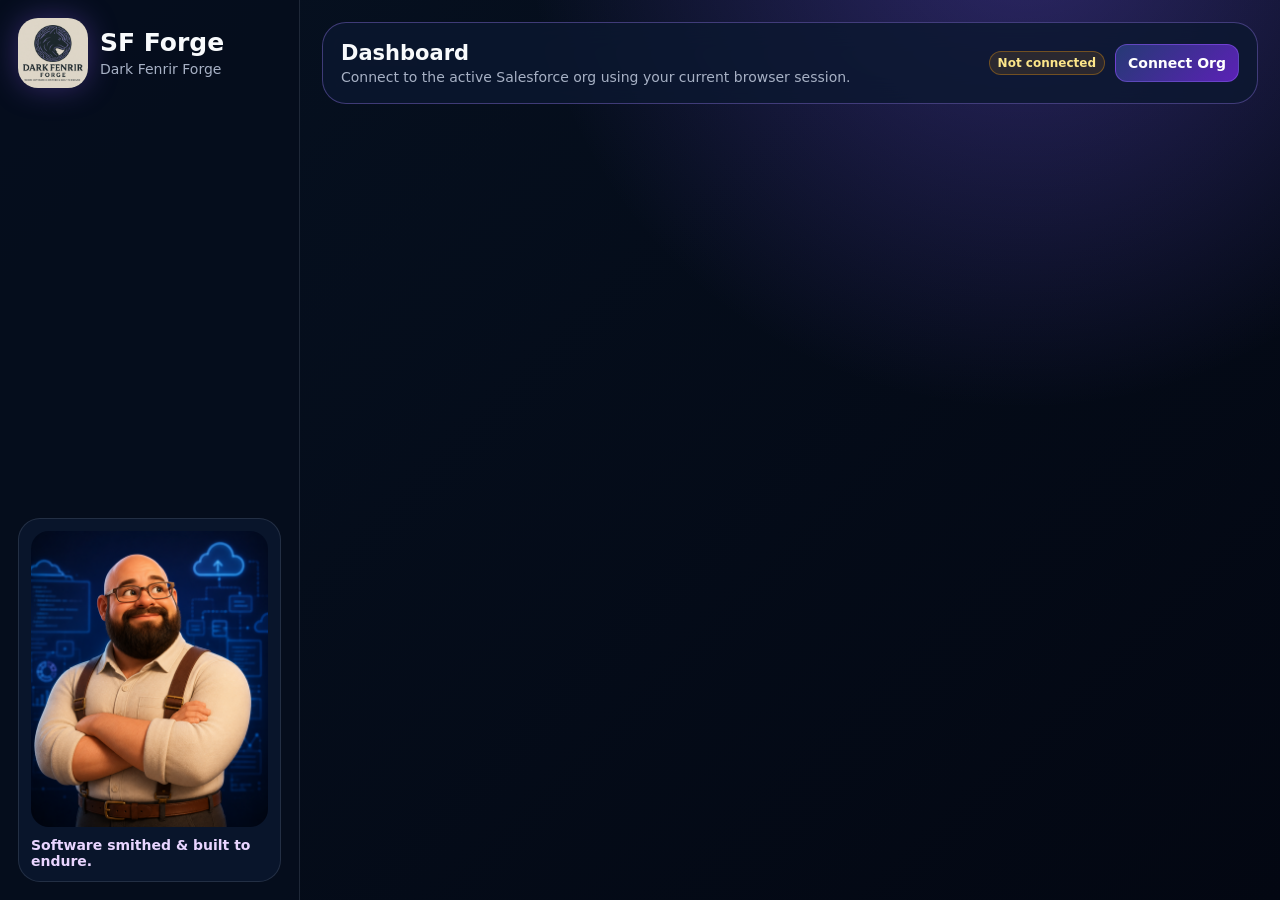
<file: src/app/index.html>
<!doctype html><html lang="en"><head><meta charset="utf-8"><meta name="viewport" content="width=device-width,initial-scale=1"><title>SF Forge</title><link rel="stylesheet" href="app.css"></head><body>
<div class="shell">
  <aside class="sidebar">
    <div class="brand"><img src="../../assets/brand/dark-fenrir-forge-logo.png" alt="Dark Fenrir Forge"><div><h1>SF Forge</h1><p>Dark Fenrir Forge</p><p id="sfForgeVersion" style="margin:2px 0 0;font-size:11px;color:var(--purple2);font-weight:600;letter-spacing:.03em"></p></div></div>
    <nav id="nav"></nav>
    <div class="character"><img src="../../assets/brand/founder-character.png" alt="Forge guide"><span>Software smithed & built to endure.</span></div>
  </aside>
  <main class="main">
    <header class="topbar"><div><h2 id="pageTitle">Dashboard</h2><p id="pageHelp">Connect to the active Salesforce org using your current browser session.</p></div><div class="actions"><span id="orgBadge" class="badge warn">Not connected</span><button id="connectBtn" title="Detect your active Salesforce tab and session cookie">Connect Org</button></div></header>
    <div id="updateBanner" role="alert" aria-live="polite"><span class="update-icon" aria-hidden="true">&#x2B06;</span><div class="update-msg"><span id="updateBannerText"><b>SF Forge update available</b></span><div class="update-notes" id="updateBannerNotes"></div></div><div class="banner-actions"><button id="updateDownloadBtn">Download update</button><button class="secondary" id="updateReleaseBtn">View release</button><span class="update-progress" id="updateProgress" style="display:none">Downloading…</span></div><button class="btn-dismiss" id="updateDismissBtn" title="Dismiss until next update" aria-label="Dismiss update banner">&#x00D7;</button></div>
    <section id="view"></section>
  </main>
</div>
<div id="toast" role="status"></div>
<script type="module" src="app.js"></script>
</body></html>
</file>
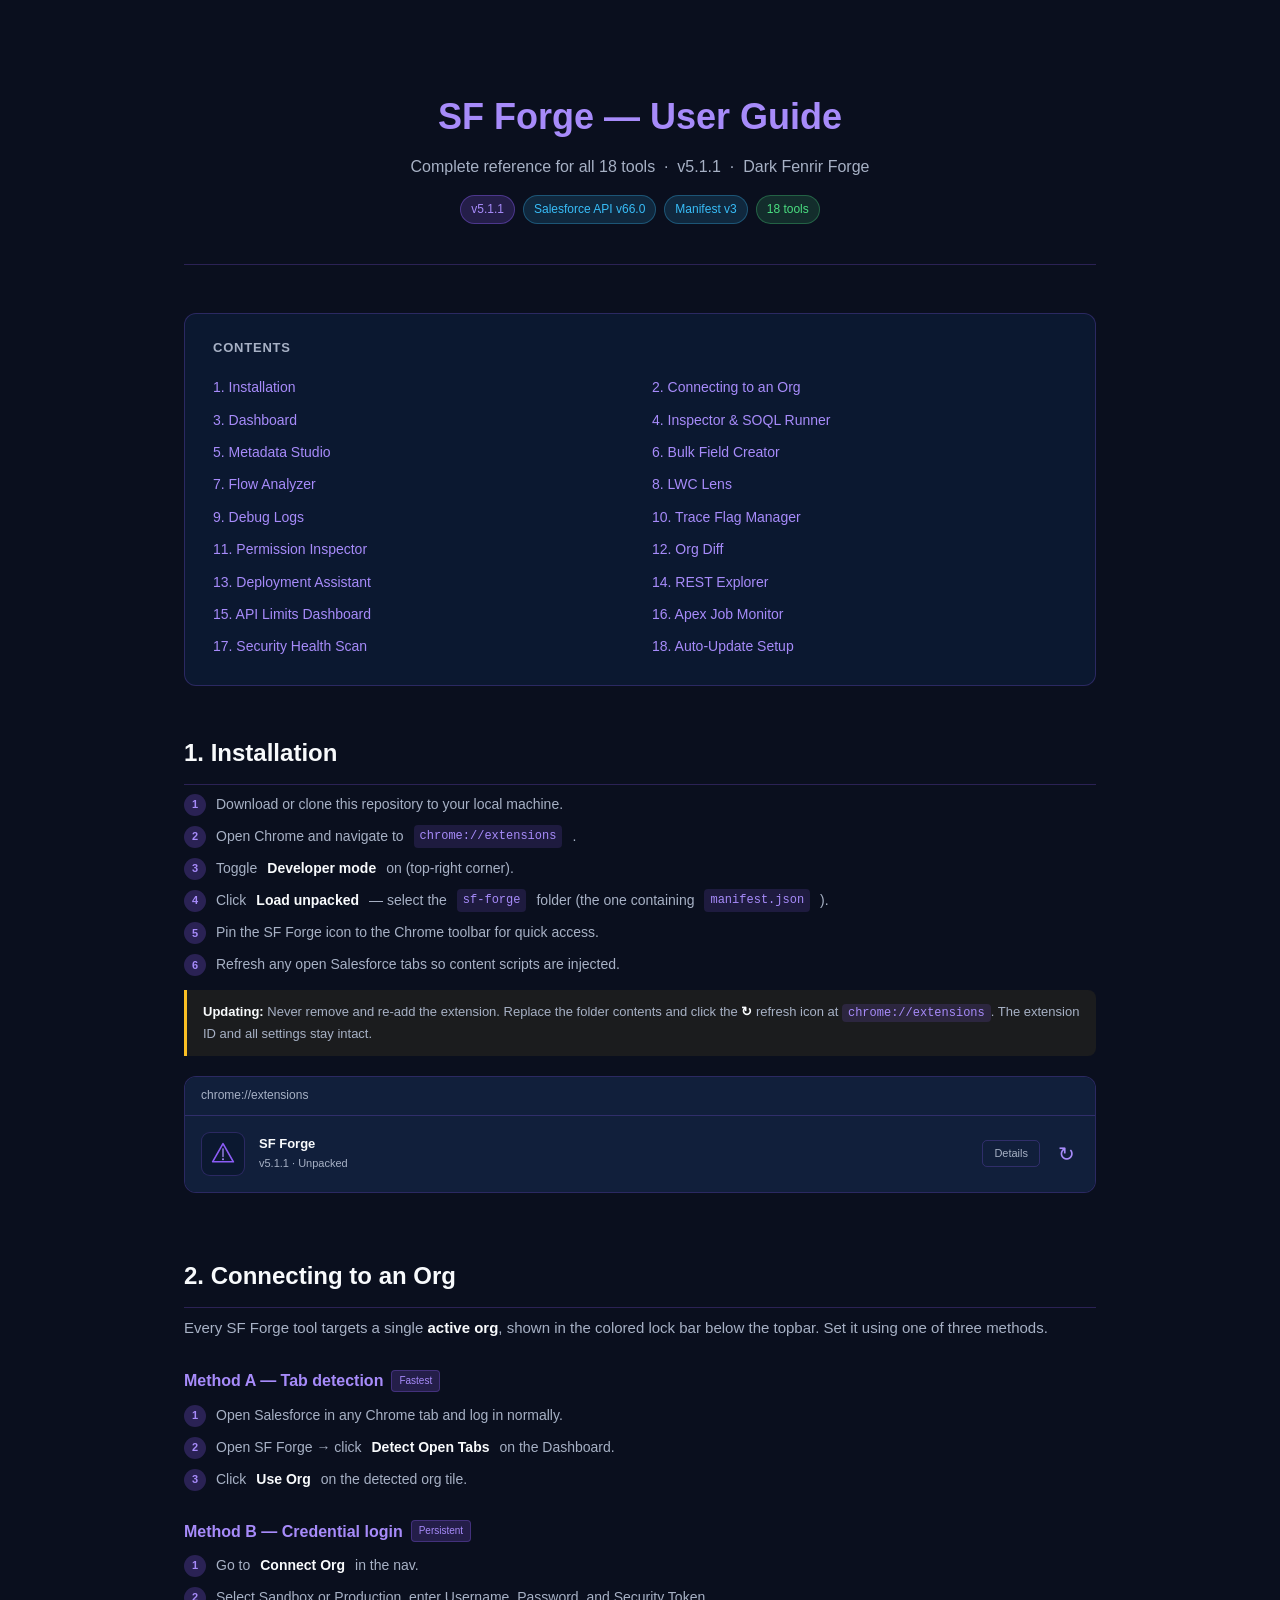
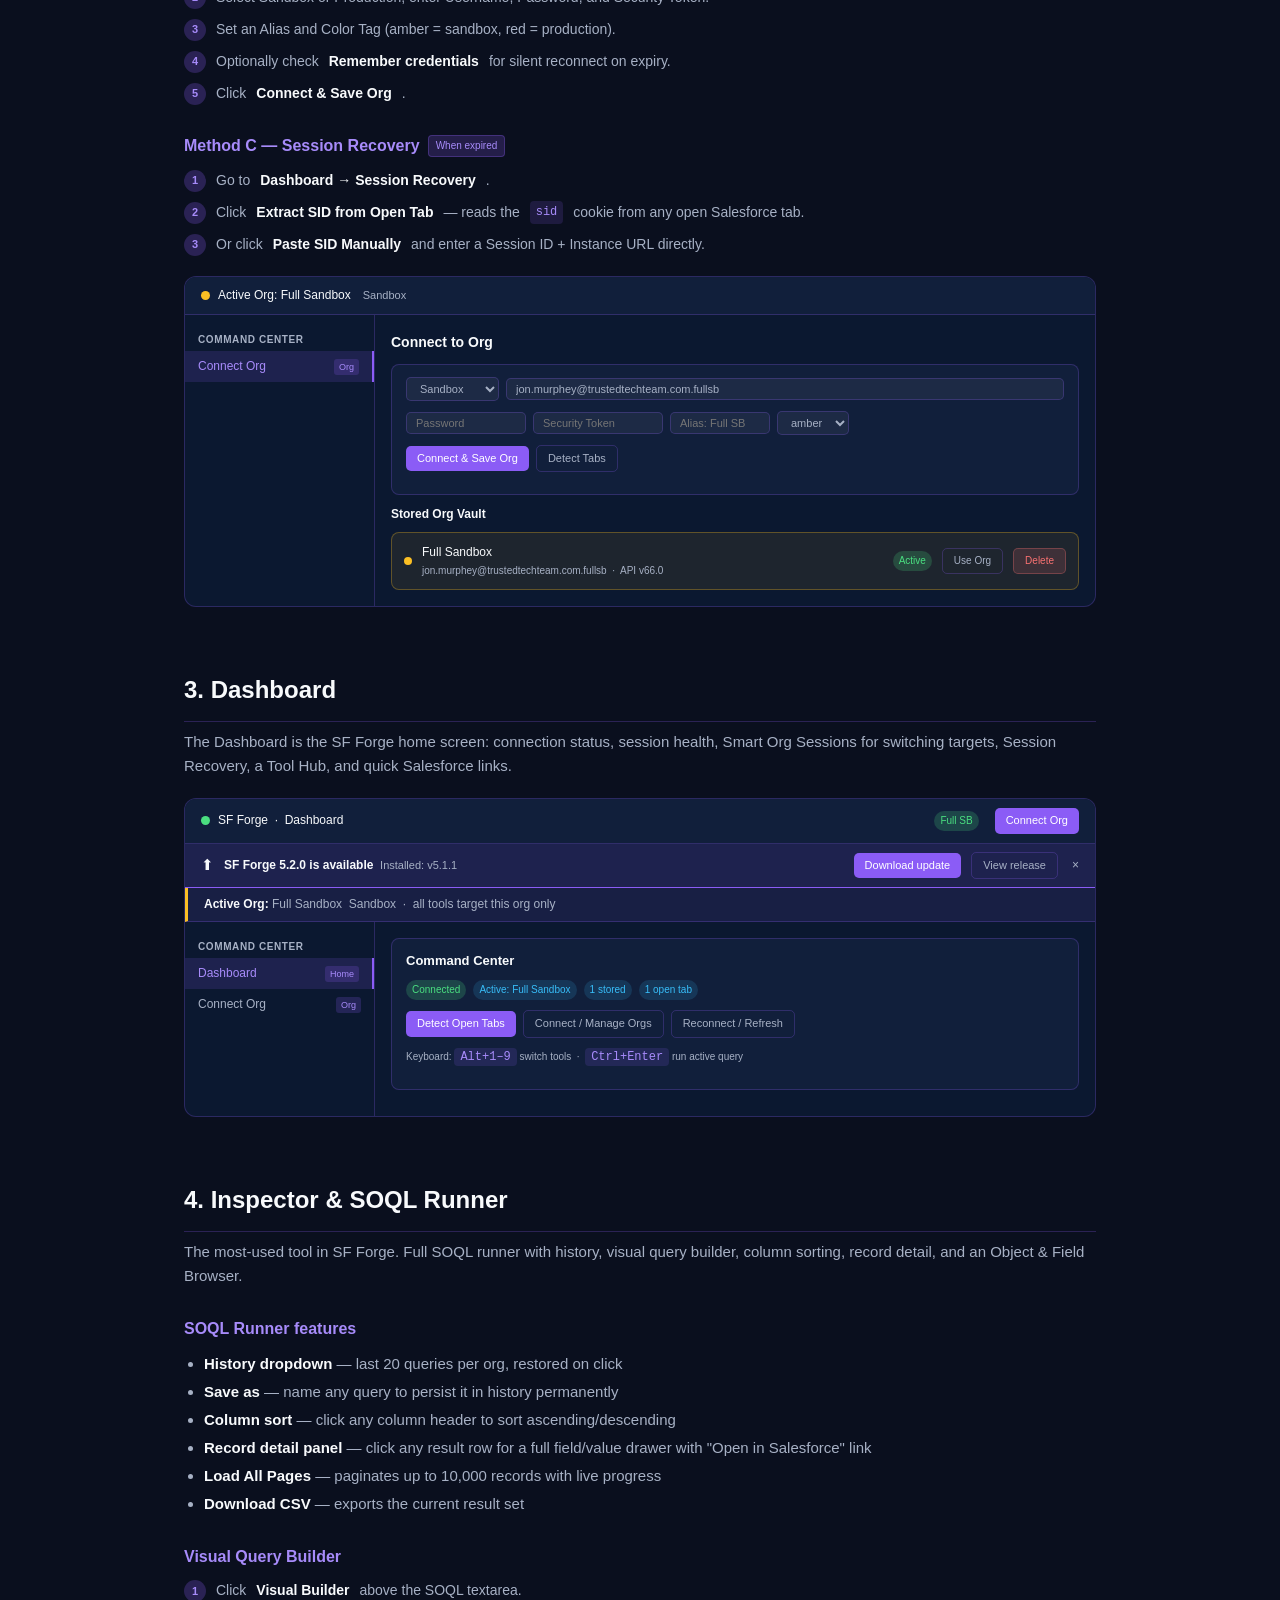
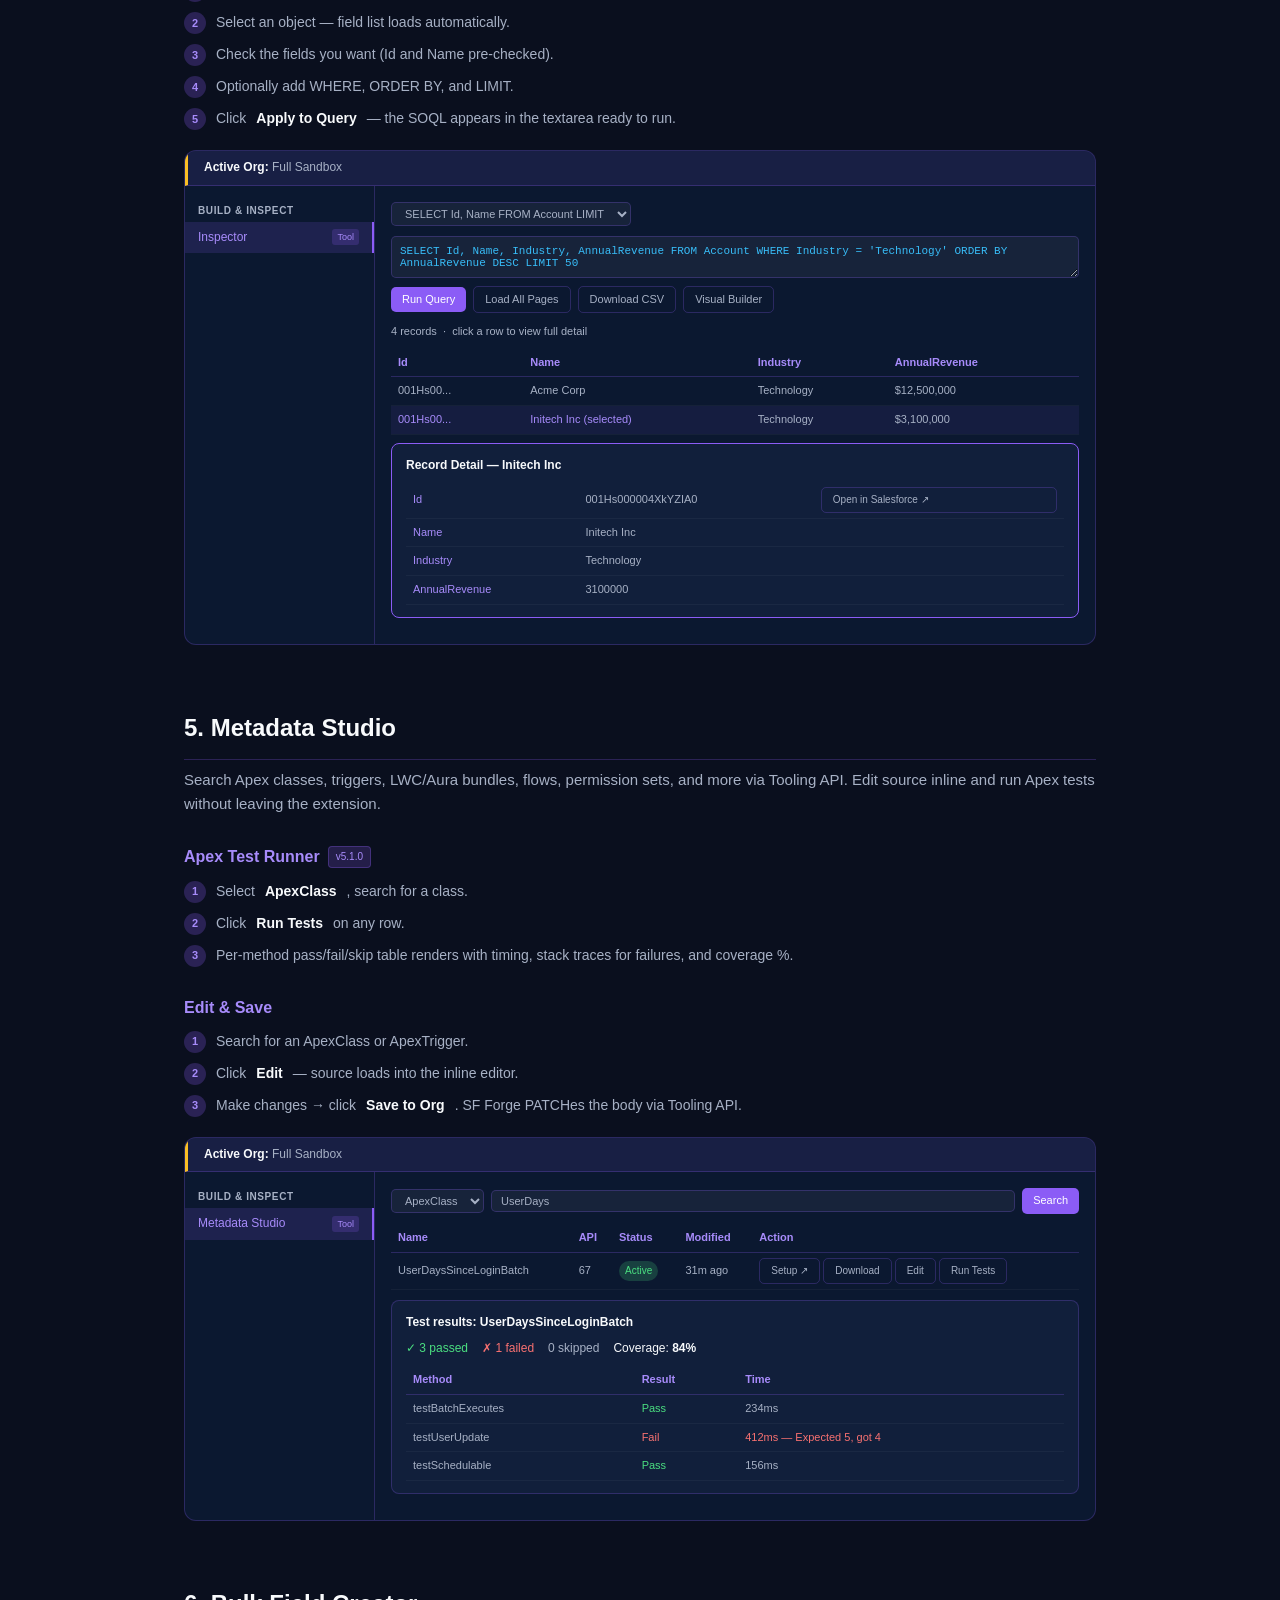
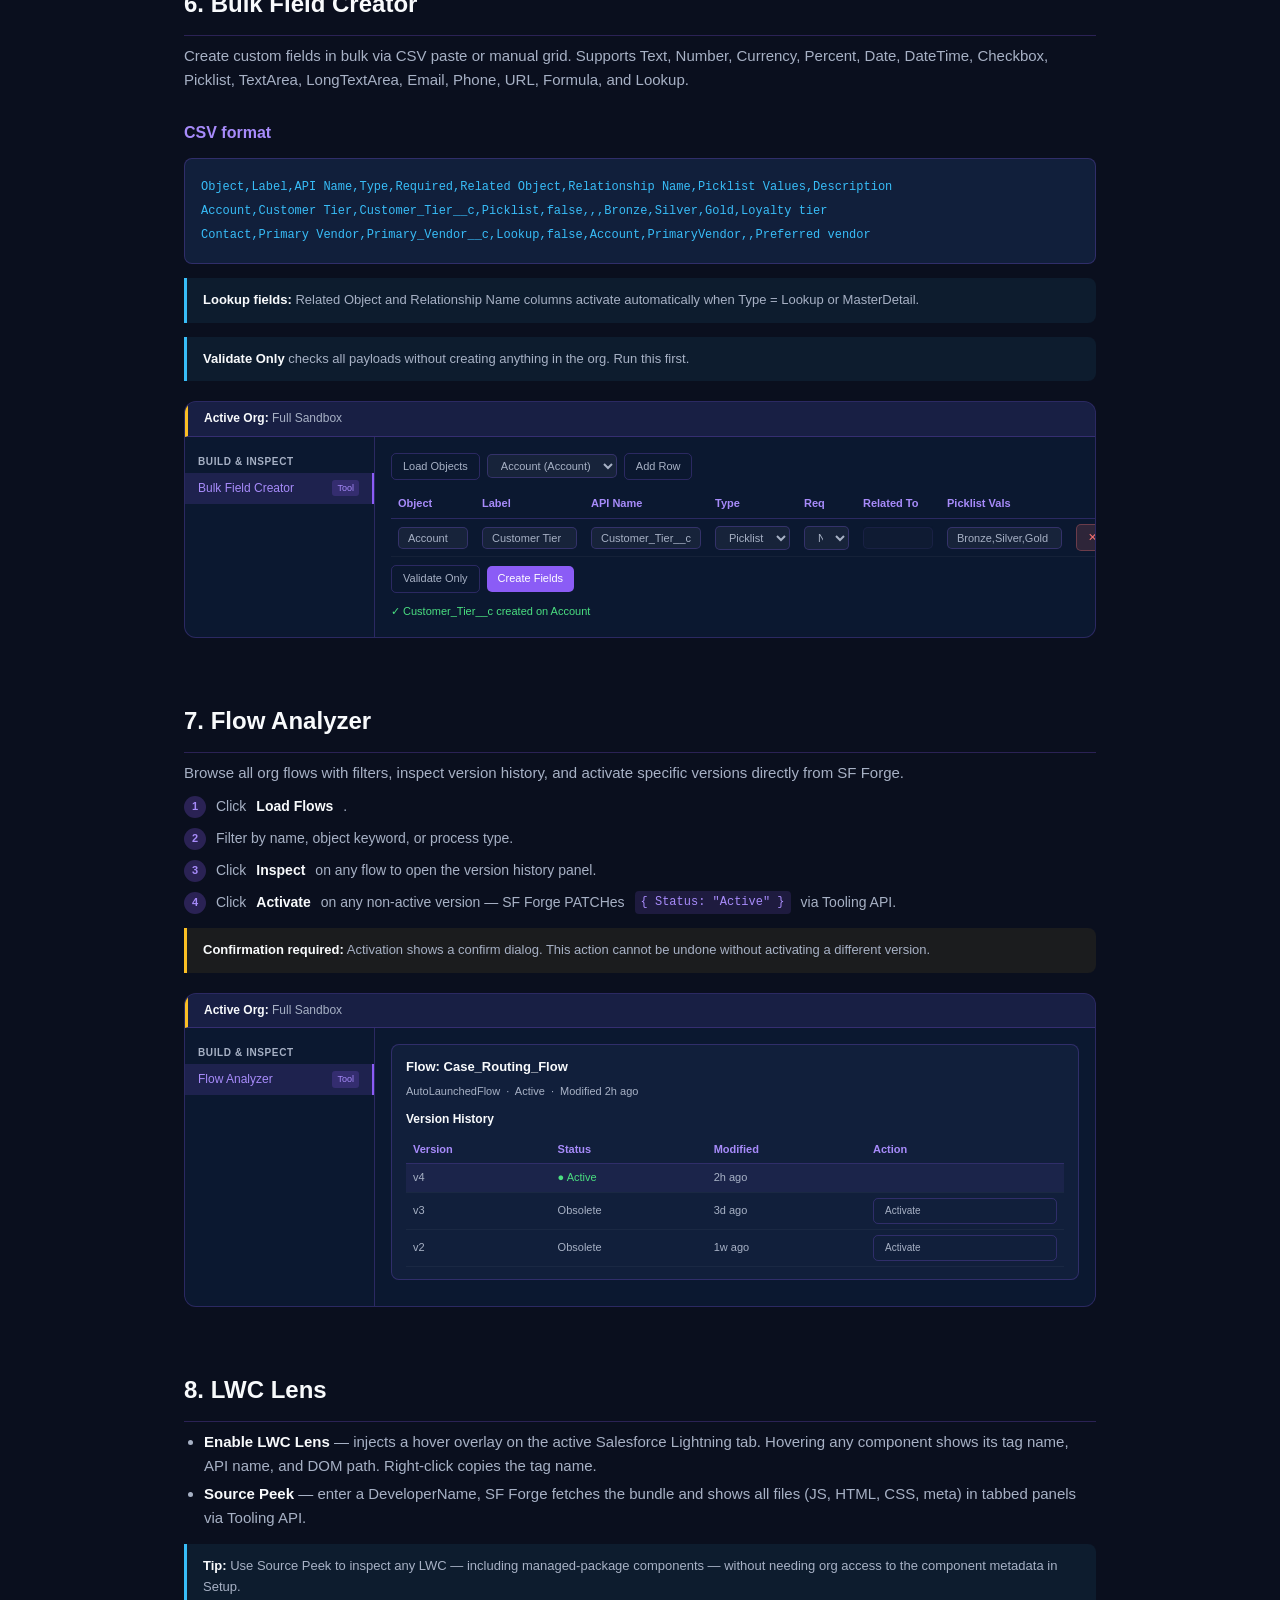
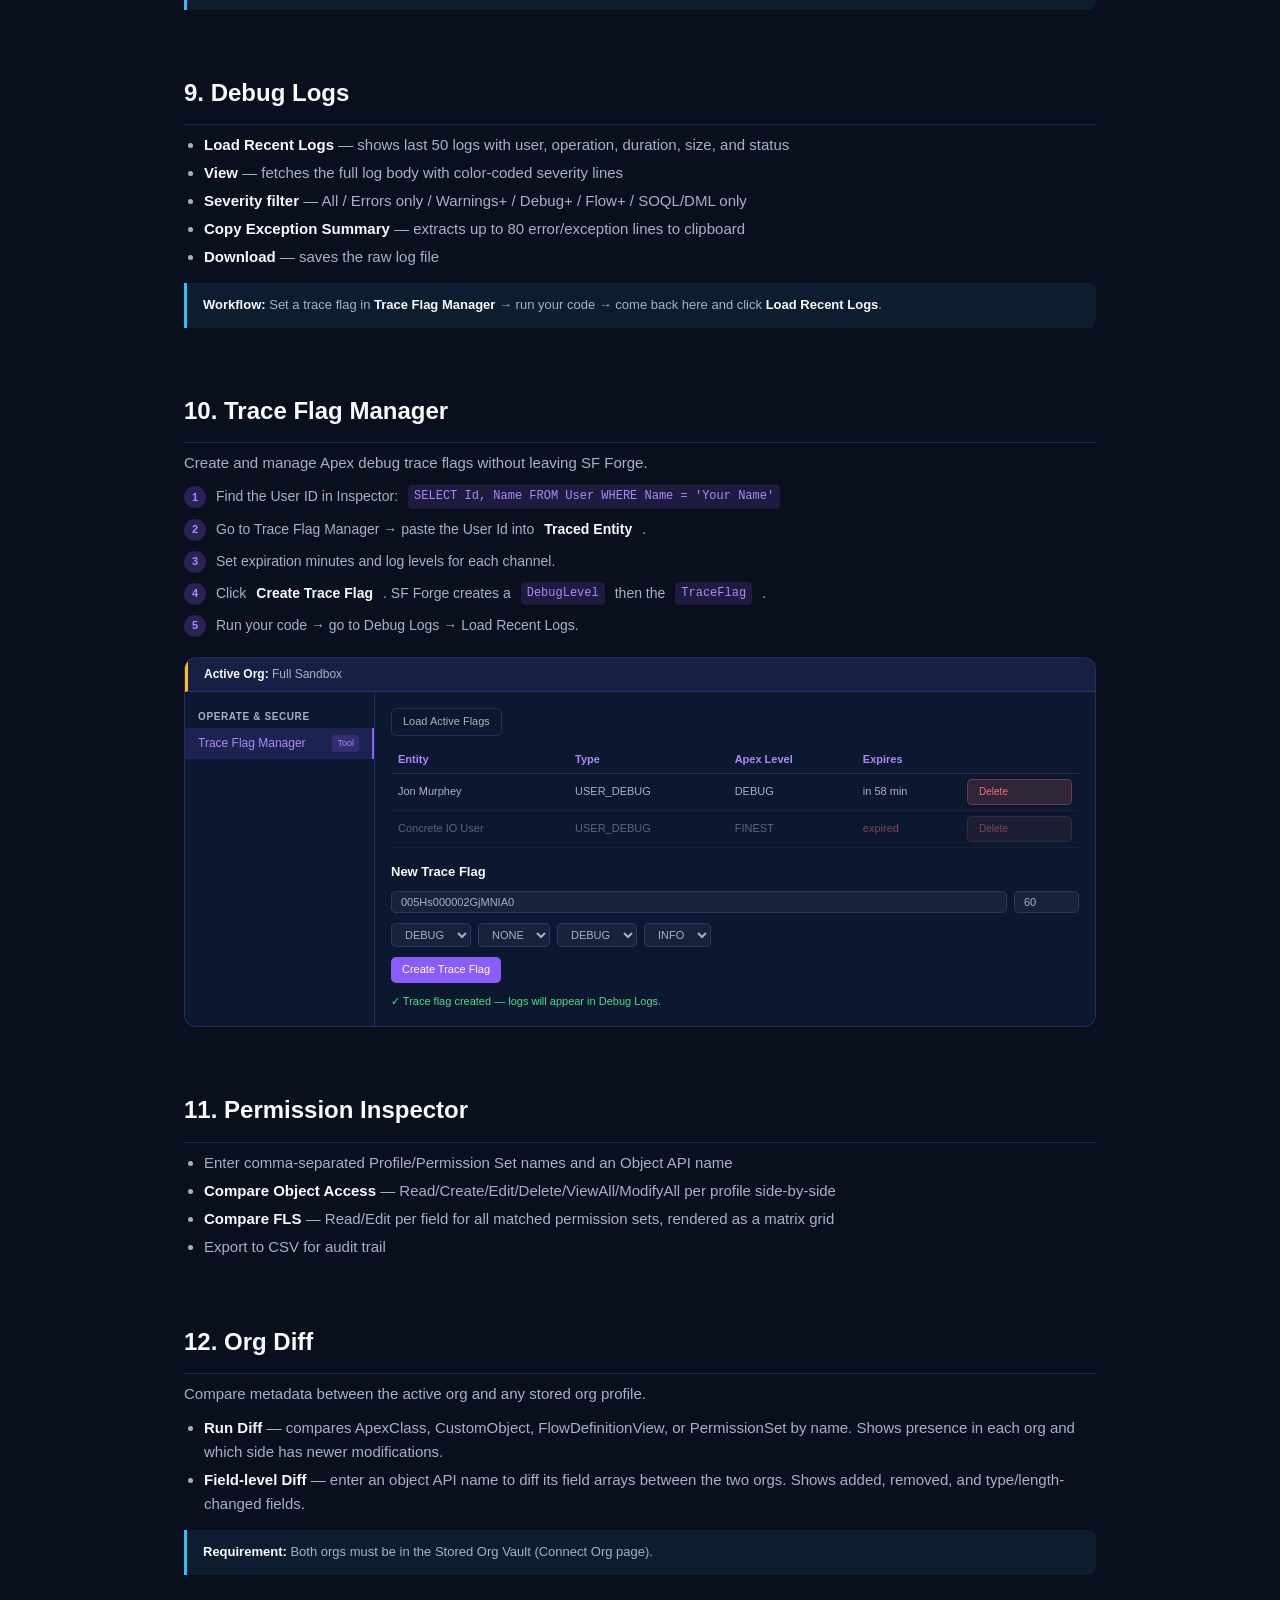
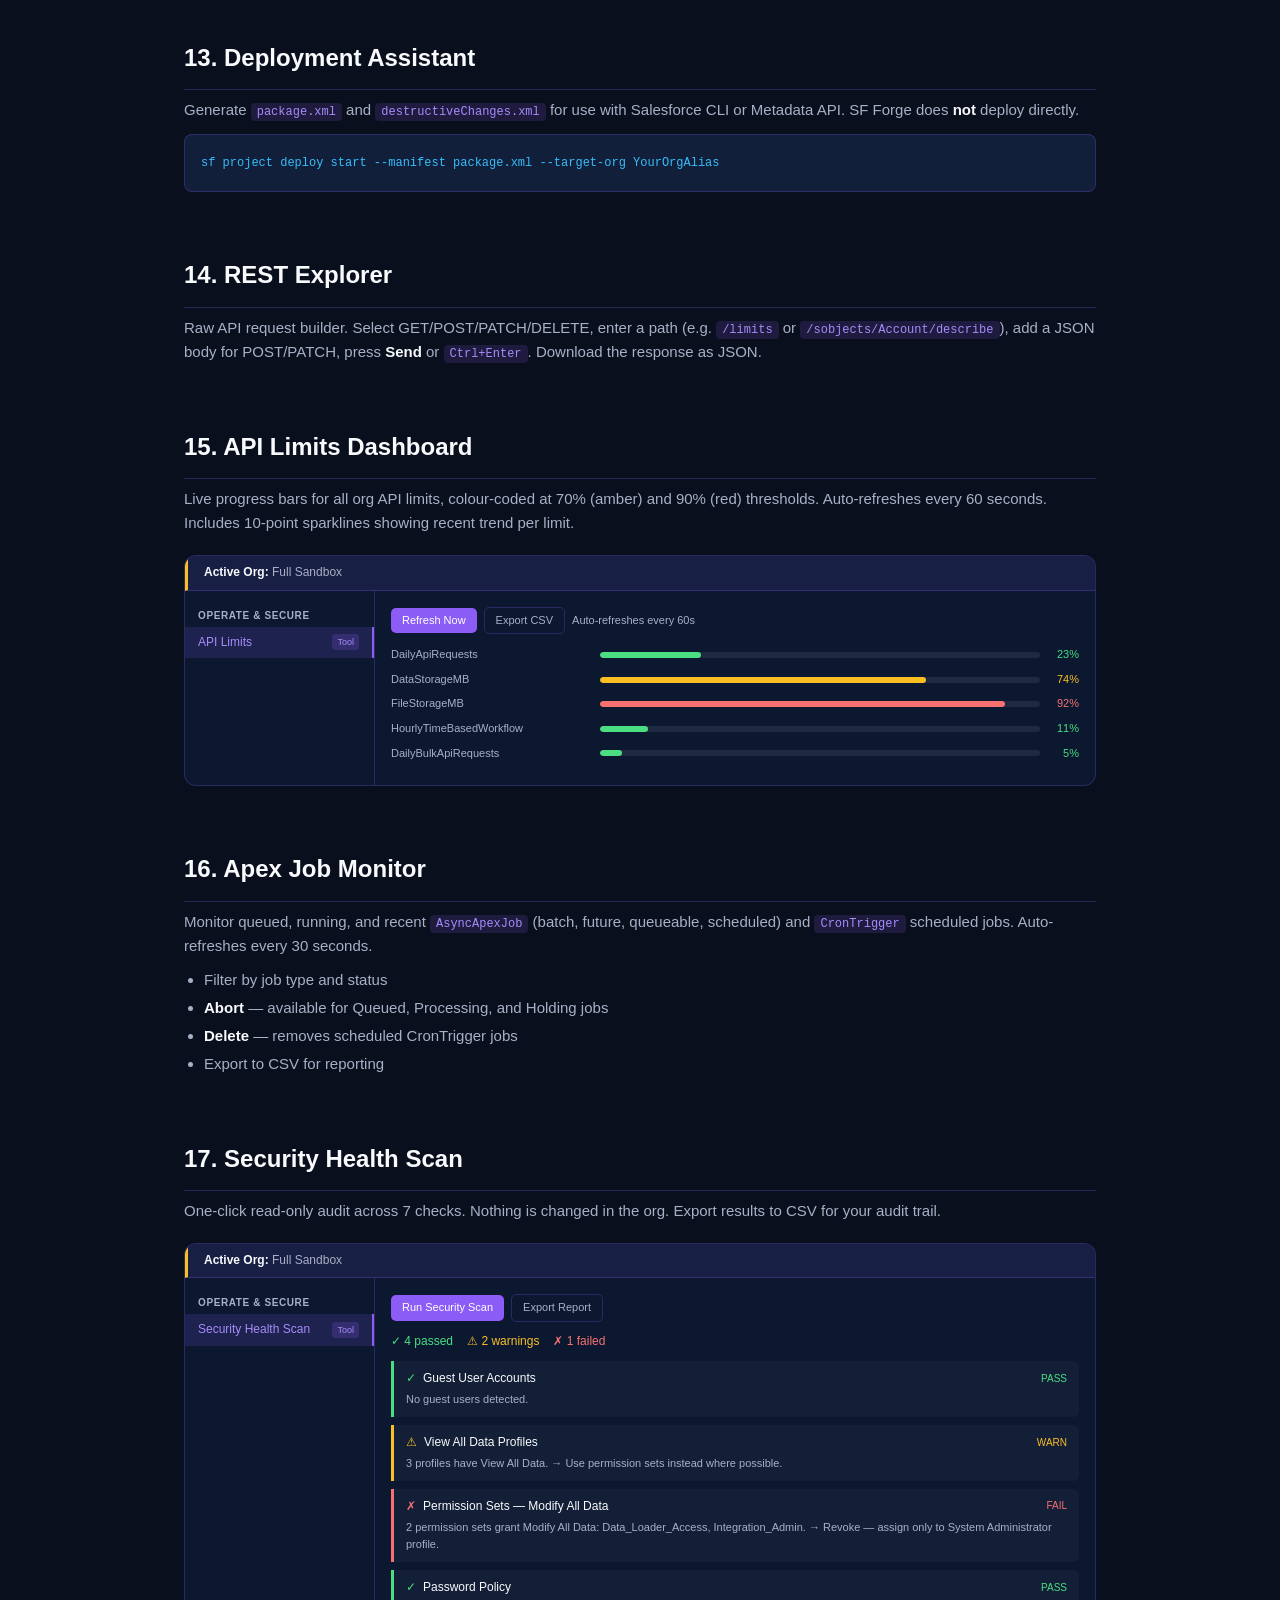
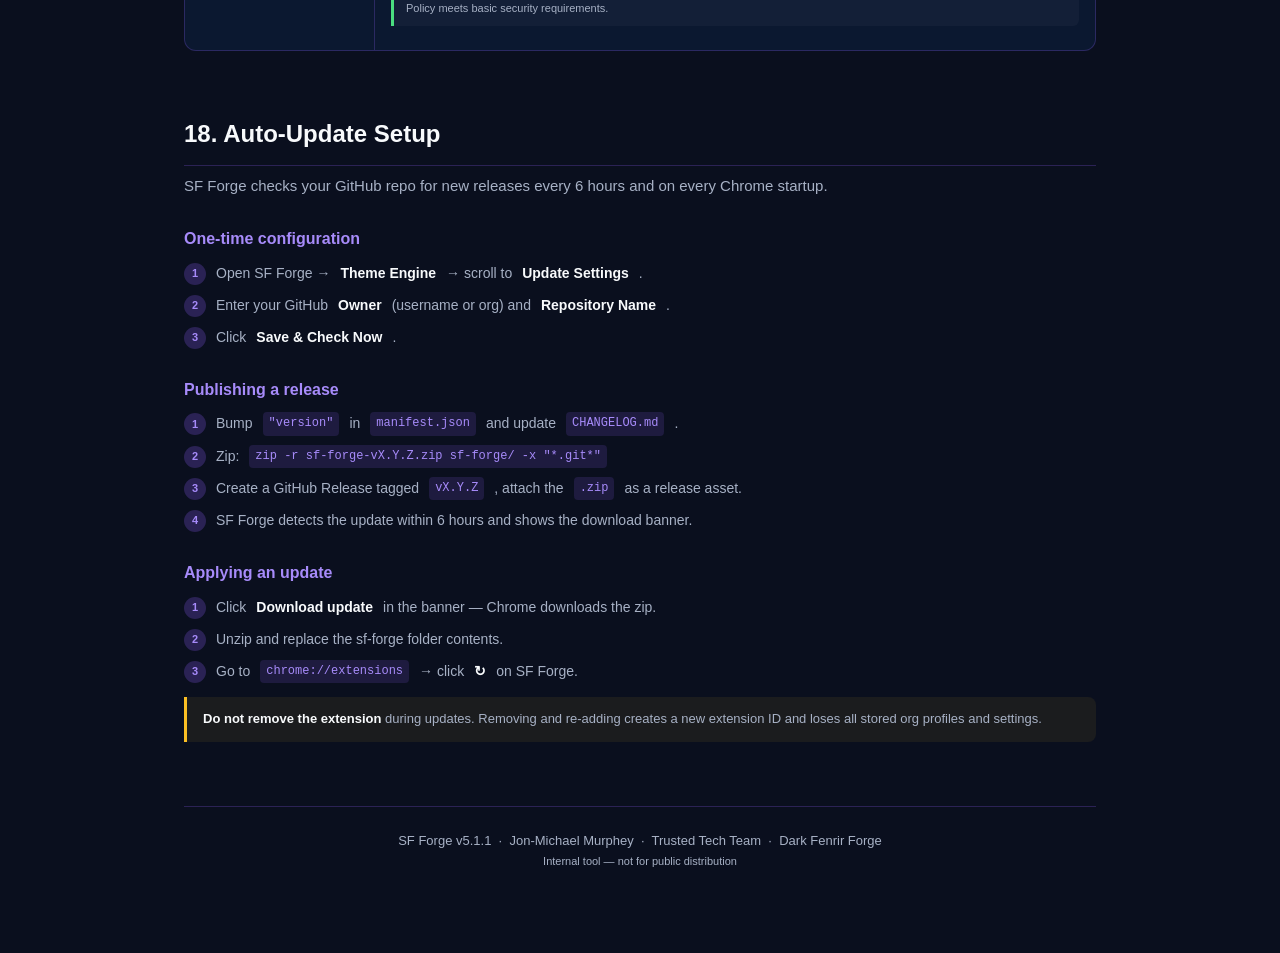
<file: docs/USER_GUIDE.html>
<!doctype html>
<html lang="en">
<head>
<meta charset="utf-8">
<meta name="viewport" content="width=device-width,initial-scale=1">
<title>SF Forge v5.1.1 — User Guide</title>
<style>
:root{--bg:#061121;--panel:#0b1830;--panel2:#111f3b;--text:#f8fafc;--muted:#a7b1c5;--purple:#8b5cf6;--purple2:#a78bfa;--cyan:#38bdf8;--green:#4ade80;--amber:#fbbf24;--red:#f87171;--border:rgba(139,92,246,.25)}
*{box-sizing:border-box;margin:0;padding:0}
body{font-family:-apple-system,BlinkMacSystemFont,'Segoe UI',sans-serif;background:#0a0f1e;color:var(--text);line-height:1.6;font-size:15px}
.page{max-width:960px;margin:0 auto;padding:40px 24px 80px}
.hero{text-align:center;padding:48px 0 40px;border-bottom:1px solid var(--border);margin-bottom:48px}
.hero h1{font-size:36px;font-weight:700;color:var(--purple2);margin-bottom:8px}
.hero p{color:var(--muted);font-size:16px}
.badges{display:flex;gap:8px;justify-content:center;margin-top:16px;flex-wrap:wrap}
.badge{font-size:12px;padding:4px 10px;border-radius:999px;font-weight:500}
.bp{background:rgba(139,92,246,.2);color:var(--purple2);border:1px solid rgba(139,92,246,.4)}
.bb{background:rgba(56,189,248,.15);color:var(--cyan);border:1px solid rgba(56,189,248,.3)}
.bg{background:rgba(74,222,128,.15);color:var(--green);border:1px solid rgba(74,222,128,.3)}
.toc{background:var(--panel);border:1px solid var(--border);border-radius:12px;padding:24px 28px;margin-bottom:48px}
.toc h2{font-size:13px;font-weight:600;color:var(--muted);text-transform:uppercase;letter-spacing:.06em;margin-bottom:14px}
.toc-grid{display:grid;grid-template-columns:1fr 1fr;gap:4px 24px}
.toc a{color:var(--purple2);text-decoration:none;font-size:14px;padding:3px 0;display:block}
.section{margin-bottom:64px}
h2.st{font-size:24px;font-weight:700;color:var(--text);margin-bottom:8px;padding-bottom:12px;border-bottom:1px solid var(--border)}
h3.tt{font-size:16px;font-weight:600;color:var(--purple2);margin:28px 0 10px;display:flex;align-items:center;gap:8px}
.tag{font-size:10px;padding:2px 7px;border-radius:4px;background:rgba(139,92,246,.2);color:var(--purple2);border:1px solid rgba(139,92,246,.3);font-weight:500}
p{color:var(--muted);margin-bottom:10px}
ul,ol{color:var(--muted);padding-left:20px;margin-bottom:12px}
li{margin-bottom:4px}
strong{color:var(--text)}
code{font-family:monospace;font-size:12px;background:rgba(139,92,246,.15);color:var(--purple2);padding:2px 6px;border-radius:4px}
pre{background:var(--panel2);border:1px solid var(--border);border-radius:8px;padding:16px;overflow-x:auto;margin:12px 0}
pre code{background:none;color:var(--cyan);font-size:12px;padding:0}
.mock{background:var(--panel);border:1px solid var(--border);border-radius:12px;overflow:hidden;margin:20px 0 28px}
.mtb{background:var(--panel2);border-bottom:1px solid var(--border);padding:9px 16px;display:flex;align-items:center;gap:8px;font-size:12px;font-weight:500}
.dot{width:9px;height:9px;border-radius:50%}
.mbody{display:flex;min-height:180px}
.mnav{width:190px;border-right:1px solid var(--border);padding:10px 0;flex-shrink:0}
.ng{font-size:10px;color:var(--muted);text-transform:uppercase;letter-spacing:.06em;padding:7px 13px 3px;font-weight:600}
.ni{padding:6px 13px;font-size:12px;color:var(--muted);display:flex;justify-content:space-between;align-items:center}
.ni.active{background:rgba(139,92,246,.15);color:var(--purple2);border-right:2px solid var(--purple)}
.npill{font-size:9px;background:rgba(139,92,246,.2);color:var(--purple2);padding:1px 5px;border-radius:3px}
.mc{flex:1;padding:16px}
.mc h4{font-size:14px;font-weight:600;color:var(--text);margin-bottom:10px}
.mcard{background:var(--panel2);border:1px solid var(--border);border-radius:8px;padding:12px 14px;margin-bottom:10px}
.mtoolbar{display:flex;gap:7px;margin-bottom:10px;flex-wrap:wrap;align-items:center}
.mbtn{font-size:11px;padding:4px 11px;border-radius:5px;border:none;cursor:default;font-weight:500;white-space:nowrap}
.mbtn-p{background:var(--purple);color:#fff}
.mbtn-s{background:transparent;border:1px solid var(--border);color:var(--muted)}
.mbtn-d{background:rgba(248,113,113,.15);color:var(--red);border:1px solid rgba(248,113,113,.3)}
.minput{background:rgba(255,255,255,.05);border:1px solid var(--border);border-radius:5px;padding:4px 9px;font-size:11px;color:var(--muted)}
.mta{background:rgba(255,255,255,.05);border:1px solid var(--border);border-radius:5px;padding:8px;font-size:11px;color:var(--cyan);font-family:monospace;width:100%;display:block;margin-bottom:8px}
.mtbl{width:100%;border-collapse:collapse;font-size:11px}
.mtbl th{text-align:left;padding:5px 7px;color:var(--purple2);border-bottom:1px solid var(--border);font-weight:600}
.mtbl td{padding:5px 7px;color:var(--muted);border-bottom:1px solid rgba(255,255,255,.04)}
.mbadge{display:inline-block;font-size:10px;padding:2px 6px;border-radius:999px;font-weight:500}
.mb-ok{background:rgba(74,222,128,.2);color:var(--green)}
.mb-warn{background:rgba(251,191,36,.2);color:var(--amber)}
.mb-err{background:rgba(248,113,113,.2);color:var(--red)}
.mb-info{background:rgba(56,189,248,.15);color:var(--cyan)}
.orglk{padding:7px 16px;background:rgba(139,92,246,.1);border-bottom:1px solid var(--border);font-size:12px;color:var(--muted);border-left:3px solid var(--amber)}
.callout{border-left:3px solid var(--purple);background:rgba(139,92,246,.08);border-radius:0 8px 8px 0;padding:12px 16px;margin:14px 0;font-size:13px;color:var(--muted)}
.callout.tip{border-color:var(--cyan);background:rgba(56,189,248,.07)}
.callout.warn{border-color:var(--amber);background:rgba(251,191,36,.07)}
.steps{list-style:none;padding:0;counter-reset:steps}
.steps li{counter-increment:steps;display:flex;gap:10px;margin-bottom:9px;font-size:14px;color:var(--muted)}
.steps li::before{content:counter(steps);min-width:22px;height:22px;border-radius:50%;background:rgba(139,92,246,.25);color:var(--purple2);display:flex;align-items:center;justify-content:center;font-size:11px;font-weight:700;flex-shrink:0;margin-top:1px}
.lrow{display:flex;align-items:center;gap:9px;margin-bottom:7px;font-size:11px}
.llbl{width:200px;color:var(--muted);flex-shrink:0;overflow:hidden;text-overflow:ellipsis;white-space:nowrap}
.lbar-w{flex:1;background:rgba(255,255,255,.08);border-radius:4px;height:6px;overflow:hidden}
.lbar{height:100%;border-radius:4px}
.lpct{width:30px;text-align:right;flex-shrink:0;font-size:11px}
.scheck{border-left:3px solid;padding:8px 12px;margin-bottom:8px;border-radius:0 6px 6px 0;background:rgba(255,255,255,.03)}
.scheck.pass{border-color:var(--green)}
.scheck.warn{border-color:var(--amber)}
.scheck.fail{border-color:var(--red)}
.sch{display:flex;align-items:center;gap:7px;font-size:12px;font-weight:500;color:var(--text)}
.scd{font-size:11px;color:var(--muted);margin-top:3px}
.ubanner{background:rgba(139,92,246,.15);border-bottom:1px solid var(--purple);padding:8px 16px;display:flex;align-items:center;gap:10px;font-size:12px}
footer{text-align:center;margin-top:64px;padding-top:24px;border-top:1px solid var(--border);color:var(--muted);font-size:13px}
</style>
</head>
<body>
<div class="page">

<div class="hero">
  <h1>SF Forge — User Guide</h1>
  <p>Complete reference for all 18 tools &nbsp;·&nbsp; v5.1.1 &nbsp;·&nbsp; Dark Fenrir Forge</p>
  <div class="badges">
    <span class="badge bp">v5.1.1</span>
    <span class="badge bb">Salesforce API v66.0</span>
    <span class="badge bb">Manifest v3</span>
    <span class="badge bg">18 tools</span>
  </div>
</div>

<div class="toc">
  <h2>Contents</h2>
  <div class="toc-grid">
    <a href="#install">1. Installation</a>
    <a href="#connect">2. Connecting to an Org</a>
    <a href="#dashboard">3. Dashboard</a>
    <a href="#inspector">4. Inspector &amp; SOQL Runner</a>
    <a href="#metadata">5. Metadata Studio</a>
    <a href="#bulk">6. Bulk Field Creator</a>
    <a href="#flow">7. Flow Analyzer</a>
    <a href="#lens">8. LWC Lens</a>
    <a href="#logs">9. Debug Logs</a>
    <a href="#traceflags">10. Trace Flag Manager</a>
    <a href="#permissions">11. Permission Inspector</a>
    <a href="#orgdiff">12. Org Diff</a>
    <a href="#deploy">13. Deployment Assistant</a>
    <a href="#rest">14. REST Explorer</a>
    <a href="#limits">15. API Limits Dashboard</a>
    <a href="#jobs">16. Apex Job Monitor</a>
    <a href="#security">17. Security Health Scan</a>
    <a href="#updates">18. Auto-Update Setup</a>
  </div>
</div>

<!-- 1. INSTALL -->
<div class="section" id="install">
<h2 class="st">1. Installation</h2>
<ol class="steps">
  <li>Download or clone this repository to your local machine.</li>
  <li>Open Chrome and navigate to <code>chrome://extensions</code>.</li>
  <li>Toggle <strong>Developer mode</strong> on (top-right corner).</li>
  <li>Click <strong>Load unpacked</strong> — select the <code>sf-forge</code> folder (the one containing <code>manifest.json</code>).</li>
  <li>Pin the SF Forge icon to the Chrome toolbar for quick access.</li>
  <li>Refresh any open Salesforce tabs so content scripts are injected.</li>
</ol>
<div class="callout warn"><strong>Updating:</strong> Never remove and re-add the extension. Replace the folder contents and click the <strong>&#x21BB;</strong> refresh icon at <code>chrome://extensions</code>. The extension ID and all settings stay intact.</div>
<div class="mock">
  <div class="mtb"><span style="color:var(--muted)">chrome://extensions</span></div>
  <div style="padding:16px;display:flex;align-items:center;gap:14px;background:var(--panel2)">
    <div style="width:44px;height:44px;background:var(--panel);border-radius:9px;border:1px solid var(--border);display:flex;align-items:center;justify-content:center">
      <svg width="26" height="26" viewBox="0 0 40 40" fill="none"><polygon points="20,4 36,32 4,32" stroke="#8b5cf6" stroke-width="2.5" fill="none" stroke-linejoin="round"/><line x1="20" y1="12" x2="20" y2="24" stroke="#a78bfa" stroke-width="2" stroke-linecap="round"/><circle cx="20" cy="28" r="1.5" fill="#a78bfa"/></svg>
    </div>
    <div style="flex:1"><div style="font-size:13px;font-weight:600;color:var(--text)">SF Forge</div><div style="font-size:11px;color:var(--muted)">v5.1.1 · Unpacked</div></div>
    <div class="mbtn mbtn-s">Details</div>
    <div style="font-size:20px;color:var(--purple2);cursor:default;padding:0 4px" title="Reload extension">&#x21BB;</div>
  </div>
</div>
</div>

<!-- 2. CONNECT -->
<div class="section" id="connect">
<h2 class="st">2. Connecting to an Org</h2>
<p>Every SF Forge tool targets a single <strong>active org</strong>, shown in the colored lock bar below the topbar. Set it using one of three methods.</p>
<h3 class="tt">Method A — Tab detection <span class="tag">Fastest</span></h3>
<ol class="steps">
  <li>Open Salesforce in any Chrome tab and log in normally.</li>
  <li>Open SF Forge &rarr; click <strong>Detect Open Tabs</strong> on the Dashboard.</li>
  <li>Click <strong>Use Org</strong> on the detected org tile.</li>
</ol>
<h3 class="tt">Method B — Credential login <span class="tag">Persistent</span></h3>
<ol class="steps">
  <li>Go to <strong>Connect Org</strong> in the nav.</li>
  <li>Select Sandbox or Production, enter Username, Password, and Security Token.</li>
  <li>Set an Alias and Color Tag (amber = sandbox, red = production).</li>
  <li>Optionally check <strong>Remember credentials</strong> for silent reconnect on expiry.</li>
  <li>Click <strong>Connect &amp; Save Org</strong>.</li>
</ol>
<h3 class="tt">Method C — Session Recovery <span class="tag">When expired</span></h3>
<ol class="steps">
  <li>Go to <strong>Dashboard &rarr; Session Recovery</strong>.</li>
  <li>Click <strong>Extract SID from Open Tab</strong> — reads the <code>sid</code> cookie from any open Salesforce tab.</li>
  <li>Or click <strong>Paste SID Manually</strong> and enter a Session ID + Instance URL directly.</li>
</ol>
<div class="mock">
  <div class="mtb"><div class="dot" style="background:var(--amber)"></div><span>Active Org: Full Sandbox</span><span style="color:var(--muted);font-size:11px;margin-left:4px">Sandbox</span></div>
  <div class="mbody">
    <div class="mnav"><div class="ng">Command Center</div><div class="ni active">Connect Org <span class="npill">Org</span></div></div>
    <div class="mc">
      <h4>Connect to Org</h4>
      <div class="mcard">
        <div class="mtoolbar">
          <select class="minput"><option>Sandbox</option><option>Production</option></select>
          <input class="minput" style="flex:1" value="jon.murphey@trustedtechteam.com.fullsb">
        </div>
        <div class="mtoolbar">
          <input class="minput" type="password" placeholder="Password" style="max-width:120px">
          <input class="minput" placeholder="Security Token" style="max-width:130px">
          <input class="minput" placeholder="Alias: Full SB" style="max-width:100px">
          <select class="minput" style="max-width:80px"><option>amber</option><option>red</option></select>
        </div>
        <div class="mtoolbar"><div class="mbtn mbtn-p">Connect &amp; Save Org</div><div class="mbtn mbtn-s">Detect Tabs</div></div>
      </div>
      <div style="font-size:12px;font-weight:600;color:var(--text);margin-bottom:8px">Stored Org Vault</div>
      <div style="background:rgba(251,191,36,.08);border:1px solid rgba(251,191,36,.3);border-radius:8px;padding:10px 12px;display:flex;align-items:center;gap:10px">
        <div style="width:8px;height:8px;border-radius:50%;background:var(--amber)"></div>
        <div style="flex:1"><div style="font-size:12px;font-weight:500;color:var(--text)">Full Sandbox</div><div style="font-size:10px;color:var(--muted)">jon.murphey@trustedtechteam.com.fullsb &nbsp;·&nbsp; API v66.0</div></div>
        <span class="mbadge mb-ok">Active</span>
        <div class="mbtn mbtn-s" style="font-size:10px">Use Org</div>
        <div class="mbtn mbtn-d" style="font-size:10px">Delete</div>
      </div>
    </div>
  </div>
</div>
</div>

<!-- 3. DASHBOARD -->
<div class="section" id="dashboard">
<h2 class="st">3. Dashboard</h2>
<p>The Dashboard is the SF Forge home screen: connection status, session health, Smart Org Sessions for switching targets, Session Recovery, a Tool Hub, and quick Salesforce links.</p>
<div class="mock">
  <div class="mtb"><div class="dot" style="background:var(--green)"></div><span style="flex:1">SF Forge &nbsp;·&nbsp; Dashboard</span><span class="mbadge mb-ok">Full SB</span><div class="mbtn mbtn-p" style="margin-left:8px">Connect Org</div></div>
  <div class="ubanner"><span style="font-size:15px">&#x2B06;</span><span style="flex:1;color:var(--text)"><strong>SF Forge 5.2.0 is available</strong> &nbsp;<span style="color:var(--muted);font-size:11px">Installed: v5.1.1</span></span><div class="mbtn mbtn-p">Download update</div><div class="mbtn mbtn-s">View release</div><span style="color:var(--muted);margin-left:4px;cursor:default">&times;</span></div>
  <div class="orglk"><strong>Active Org:</strong> Full Sandbox &nbsp;<span>Sandbox &nbsp;&middot;&nbsp; all tools target this org only</span></div>
  <div class="mbody">
    <div class="mnav"><div class="ng">Command Center</div><div class="ni active">Dashboard <span class="npill">Home</span></div><div class="ni">Connect Org <span class="npill">Org</span></div></div>
    <div class="mc">
      <div class="mcard">
        <div style="font-size:13px;font-weight:600;color:var(--text);margin-bottom:8px">Command Center</div>
        <div style="display:flex;gap:7px;flex-wrap:wrap;margin-bottom:10px">
          <span class="mbadge mb-ok">Connected</span>
          <span class="mbadge mb-info">Active: Full Sandbox</span>
          <span class="mbadge mb-info">1 stored</span>
          <span class="mbadge mb-info">1 open tab</span>
        </div>
        <div class="mtoolbar">
          <div class="mbtn mbtn-p">Detect Open Tabs</div>
          <div class="mbtn mbtn-s">Connect / Manage Orgs</div>
          <div class="mbtn mbtn-s">Reconnect / Refresh</div>
        </div>
        <p style="font-size:10px;color:var(--muted);margin-top:8px">Keyboard: <code>Alt+1&#x2013;9</code> switch tools &nbsp;&middot;&nbsp; <code>Ctrl+Enter</code> run active query</p>
      </div>
    </div>
  </div>
</div>
</div>

<!-- 4. INSPECTOR -->
<div class="section" id="inspector">
<h2 class="st">4. Inspector &amp; SOQL Runner</h2>
<p>The most-used tool in SF Forge. Full SOQL runner with history, visual query builder, column sorting, record detail, and an Object &amp; Field Browser.</p>
<h3 class="tt">SOQL Runner features</h3>
<ul>
  <li><strong>History dropdown</strong> — last 20 queries per org, restored on click</li>
  <li><strong>Save as</strong> — name any query to persist it in history permanently</li>
  <li><strong>Column sort</strong> — click any column header to sort ascending/descending</li>
  <li><strong>Record detail panel</strong> — click any result row for a full field/value drawer with "Open in Salesforce" link</li>
  <li><strong>Load All Pages</strong> — paginates up to 10,000 records with live progress</li>
  <li><strong>Download CSV</strong> — exports the current result set</li>
</ul>
<h3 class="tt">Visual Query Builder</h3>
<ol class="steps">
  <li>Click <strong>Visual Builder</strong> above the SOQL textarea.</li>
  <li>Select an object — field list loads automatically.</li>
  <li>Check the fields you want (Id and Name pre-checked).</li>
  <li>Optionally add WHERE, ORDER BY, and LIMIT.</li>
  <li>Click <strong>Apply to Query</strong> — the SOQL appears in the textarea ready to run.</li>
</ol>
<div class="mock">
  <div class="orglk"><strong>Active Org:</strong> Full Sandbox</div>
  <div class="mbody">
    <div class="mnav"><div class="ng">Build &amp; Inspect</div><div class="ni active">Inspector <span class="npill">Tool</span></div></div>
    <div class="mc">
      <div class="mtoolbar">
        <select class="minput" style="max-width:240px"><option>SELECT Id, Name FROM Account LIMIT 25</option></select>
      </div>
      <textarea class="mta">SELECT Id, Name, Industry, AnnualRevenue FROM Account WHERE Industry = 'Technology' ORDER BY AnnualRevenue DESC LIMIT 50</textarea>
      <div class="mtoolbar">
        <div class="mbtn mbtn-p">Run Query</div>
        <div class="mbtn mbtn-s">Load All Pages</div>
        <div class="mbtn mbtn-s">Download CSV</div>
        <div class="mbtn mbtn-s">Visual Builder</div>
      </div>
      <p style="font-size:11px;color:var(--muted);margin-bottom:8px">4 records &nbsp;&middot;&nbsp; click a row to view full detail</p>
      <table class="mtbl">
        <thead><tr><th>Id</th><th>Name</th><th>Industry</th><th>AnnualRevenue</th></tr></thead>
        <tbody>
          <tr><td>001Hs00...</td><td>Acme Corp</td><td>Technology</td><td>$12,500,000</td></tr>
          <tr style="background:rgba(139,92,246,.08)"><td style="color:var(--purple2)">001Hs00...</td><td style="color:var(--purple2)">Initech Inc (selected)</td><td>Technology</td><td>$3,100,000</td></tr>
        </tbody>
      </table>
      <div class="mcard" style="border-color:var(--purple);margin-top:8px">
        <div style="font-size:12px;font-weight:600;color:var(--text);margin-bottom:7px">Record Detail &mdash; Initech Inc</div>
        <table class="mtbl">
          <tbody>
            <tr><td style="color:var(--purple2)">Id</td><td>001Hs000004XkYZIA0</td><td><div class="mbtn mbtn-s" style="font-size:10px">Open in Salesforce &#x2197;</div></td></tr>
            <tr><td style="color:var(--purple2)">Name</td><td>Initech Inc</td><td></td></tr>
            <tr><td style="color:var(--purple2)">Industry</td><td>Technology</td><td></td></tr>
            <tr><td style="color:var(--purple2)">AnnualRevenue</td><td>3100000</td><td></td></tr>
          </tbody>
        </table>
      </div>
    </div>
  </div>
</div>
</div>

<!-- 5. METADATA -->
<div class="section" id="metadata">
<h2 class="st">5. Metadata Studio</h2>
<p>Search Apex classes, triggers, LWC/Aura bundles, flows, permission sets, and more via Tooling API. Edit source inline and run Apex tests without leaving the extension.</p>
<h3 class="tt">Apex Test Runner <span class="tag">v5.1.0</span></h3>
<ol class="steps">
  <li>Select <strong>ApexClass</strong>, search for a class.</li>
  <li>Click <strong>Run Tests</strong> on any row.</li>
  <li>Per-method pass/fail/skip table renders with timing, stack traces for failures, and coverage %.</li>
</ol>
<h3 class="tt">Edit &amp; Save</h3>
<ol class="steps">
  <li>Search for an ApexClass or ApexTrigger.</li>
  <li>Click <strong>Edit</strong> &mdash; source loads into the inline editor.</li>
  <li>Make changes &rarr; click <strong>Save to Org</strong>. SF Forge PATCHes the body via Tooling API.</li>
</ol>
<div class="mock">
  <div class="orglk"><strong>Active Org:</strong> Full Sandbox</div>
  <div class="mbody">
    <div class="mnav"><div class="ng">Build &amp; Inspect</div><div class="ni active">Metadata Studio <span class="npill">Tool</span></div></div>
    <div class="mc">
      <div class="mtoolbar"><select class="minput" style="max-width:160px"><option>ApexClass</option></select><input class="minput" style="flex:1" value="UserDays"><div class="mbtn mbtn-p">Search</div></div>
      <table class="mtbl">
        <thead><tr><th>Name</th><th>API</th><th>Status</th><th>Modified</th><th>Action</th></tr></thead>
        <tbody>
          <tr>
            <td>UserDaysSinceLoginBatch</td><td>67</td><td><span class="mbadge mb-ok">Active</span></td><td>31m ago</td>
            <td style="display:flex;gap:3px;flex-wrap:wrap">
              <div class="mbtn mbtn-s" style="font-size:10px">Setup &#x2197;</div>
              <div class="mbtn mbtn-s" style="font-size:10px">Download</div>
              <div class="mbtn mbtn-s" style="font-size:10px">Edit</div>
              <div class="mbtn mbtn-s" style="font-size:10px">Run Tests</div>
            </td>
          </tr>
        </tbody>
      </table>
      <div class="mcard" style="margin-top:10px">
        <div style="font-size:12px;font-weight:600;margin-bottom:7px;color:var(--text)">Test results: UserDaysSinceLoginBatch</div>
        <div style="display:flex;gap:14px;font-size:12px;margin-bottom:8px">
          <span style="color:var(--green)">&#x2713; 3 passed</span><span style="color:var(--red)">&#x2717; 1 failed</span><span style="color:var(--muted)">0 skipped</span><span>Coverage: <strong>84%</strong></span>
        </div>
        <table class="mtbl">
          <thead><tr><th>Method</th><th>Result</th><th>Time</th></tr></thead>
          <tbody>
            <tr><td>testBatchExecutes</td><td style="color:var(--green)">Pass</td><td>234ms</td></tr>
            <tr><td>testUserUpdate</td><td style="color:var(--red)">Fail</td><td style="color:var(--red)">412ms &mdash; Expected 5, got 4</td></tr>
            <tr><td>testSchedulable</td><td style="color:var(--green)">Pass</td><td>156ms</td></tr>
          </tbody>
        </table>
      </div>
    </div>
  </div>
</div>
</div>

<!-- 6. BULK -->
<div class="section" id="bulk">
<h2 class="st">6. Bulk Field Creator</h2>
<p>Create custom fields in bulk via CSV paste or manual grid. Supports Text, Number, Currency, Percent, Date, DateTime, Checkbox, Picklist, TextArea, LongTextArea, Email, Phone, URL, Formula, and Lookup.</p>
<h3 class="tt">CSV format</h3>
<pre><code>Object,Label,API Name,Type,Required,Related Object,Relationship Name,Picklist Values,Description
Account,Customer Tier,Customer_Tier__c,Picklist,false,,,Bronze,Silver,Gold,Loyalty tier
Contact,Primary Vendor,Primary_Vendor__c,Lookup,false,Account,PrimaryVendor,,Preferred vendor</code></pre>
<div class="callout tip"><strong>Lookup fields:</strong> Related Object and Relationship Name columns activate automatically when Type = Lookup or MasterDetail.</div>
<div class="callout tip"><strong>Validate Only</strong> checks all payloads without creating anything in the org. Run this first.</div>
<div class="mock">
  <div class="orglk"><strong>Active Org:</strong> Full Sandbox</div>
  <div class="mbody">
    <div class="mnav"><div class="ng">Build &amp; Inspect</div><div class="ni active">Bulk Field Creator <span class="npill">Tool</span></div></div>
    <div class="mc">
      <div class="mtoolbar"><div class="mbtn mbtn-s">Load Objects</div><select class="minput" style="max-width:180px"><option>Account (Account)</option></select><div class="mbtn mbtn-s">Add Row</div></div>
      <div style="overflow-x:auto">
        <table class="mtbl" style="min-width:600px">
          <thead><tr><th>Object</th><th>Label</th><th>API Name</th><th>Type</th><th>Req</th><th>Related To</th><th>Picklist Vals</th><th></th></tr></thead>
          <tbody>
            <tr>
              <td><input class="minput" value="Account" style="width:70px"></td>
              <td><input class="minput" value="Customer Tier" style="width:95px"></td>
              <td><input class="minput" value="Customer_Tier__c" style="width:110px"></td>
              <td><select class="minput" style="width:75px"><option>Picklist</option></select></td>
              <td><select class="minput" style="width:45px"><option>No</option></select></td>
              <td><input class="minput" value="" disabled style="width:70px;opacity:.35"></td>
              <td><input class="minput" value="Bronze,Silver,Gold" style="width:115px"></td>
              <td><div class="mbtn mbtn-d">&#x2715;</div></td>
            </tr>
          </tbody>
        </table>
      </div>
      <div class="mtoolbar" style="margin-top:8px"><div class="mbtn mbtn-s">Validate Only</div><div class="mbtn mbtn-p">Create Fields</div></div>
      <div style="font-size:11px;color:var(--green);margin-top:7px">&#x2713; Customer_Tier__c created on Account</div>
    </div>
  </div>
</div>
</div>

<!-- 7. FLOW -->
<div class="section" id="flow">
<h2 class="st">7. Flow Analyzer</h2>
<p>Browse all org flows with filters, inspect version history, and activate specific versions directly from SF Forge.</p>
<ol class="steps">
  <li>Click <strong>Load Flows</strong>.</li>
  <li>Filter by name, object keyword, or process type.</li>
  <li>Click <strong>Inspect</strong> on any flow to open the version history panel.</li>
  <li>Click <strong>Activate</strong> on any non-active version &mdash; SF Forge PATCHes <code>{ Status: "Active" }</code> via Tooling API.</li>
</ol>
<div class="callout warn"><strong>Confirmation required:</strong> Activation shows a confirm dialog. This action cannot be undone without activating a different version.</div>
<div class="mock">
  <div class="orglk"><strong>Active Org:</strong> Full Sandbox</div>
  <div class="mbody">
    <div class="mnav"><div class="ng">Build &amp; Inspect</div><div class="ni active">Flow Analyzer <span class="npill">Tool</span></div></div>
    <div class="mc">
      <div class="mcard">
        <div style="font-size:13px;font-weight:600;color:var(--text);margin-bottom:5px">Flow: Case_Routing_Flow</div>
        <div style="font-size:11px;color:var(--muted);margin-bottom:10px">AutoLaunchedFlow &nbsp;&middot;&nbsp; Active &nbsp;&middot;&nbsp; Modified 2h ago</div>
        <div style="font-size:12px;font-weight:600;color:var(--text);margin-bottom:6px">Version History</div>
        <table class="mtbl">
          <thead><tr><th>Version</th><th>Status</th><th>Modified</th><th>Action</th></tr></thead>
          <tbody>
            <tr style="background:rgba(139,92,246,.08)"><td>v4</td><td style="color:var(--green)">&#x25CF; Active</td><td>2h ago</td><td></td></tr>
            <tr><td>v3</td><td style="color:var(--muted)">Obsolete</td><td>3d ago</td><td><div class="mbtn mbtn-s" style="font-size:10px">Activate</div></td></tr>
            <tr><td>v2</td><td style="color:var(--muted)">Obsolete</td><td>1w ago</td><td><div class="mbtn mbtn-s" style="font-size:10px">Activate</div></td></tr>
          </tbody>
        </table>
      </div>
    </div>
  </div>
</div>
</div>

<!-- 8. LENS -->
<div class="section" id="lens">
<h2 class="st">8. LWC Lens</h2>
<ul>
  <li><strong>Enable LWC Lens</strong> &mdash; injects a hover overlay on the active Salesforce Lightning tab. Hovering any component shows its tag name, API name, and DOM path. Right-click copies the tag name.</li>
  <li><strong>Source Peek</strong> &mdash; enter a DeveloperName, SF Forge fetches the bundle and shows all files (JS, HTML, CSS, meta) in tabbed panels via Tooling API.</li>
</ul>
<div class="callout tip"><strong>Tip:</strong> Use Source Peek to inspect any LWC — including managed-package components — without needing org access to the component metadata in Setup.</div>
</div>

<!-- 9. LOGS -->
<div class="section" id="logs">
<h2 class="st">9. Debug Logs</h2>
<ul>
  <li><strong>Load Recent Logs</strong> &mdash; shows last 50 logs with user, operation, duration, size, and status</li>
  <li><strong>View</strong> &mdash; fetches the full log body with color-coded severity lines</li>
  <li><strong>Severity filter</strong> &mdash; All / Errors only / Warnings+ / Debug+ / Flow+ / SOQL/DML only</li>
  <li><strong>Copy Exception Summary</strong> &mdash; extracts up to 80 error/exception lines to clipboard</li>
  <li><strong>Download</strong> &mdash; saves the raw log file</li>
</ul>
<div class="callout tip"><strong>Workflow:</strong> Set a trace flag in <strong>Trace Flag Manager</strong> &rarr; run your code &rarr; come back here and click <strong>Load Recent Logs</strong>.</div>
</div>

<!-- 10. TRACE FLAGS -->
<div class="section" id="traceflags">
<h2 class="st">10. Trace Flag Manager</h2>
<p>Create and manage Apex debug trace flags without leaving SF Forge.</p>
<ol class="steps">
  <li>Find the User ID in Inspector: <code>SELECT Id, Name FROM User WHERE Name = 'Your Name'</code></li>
  <li>Go to Trace Flag Manager &rarr; paste the User Id into <strong>Traced Entity</strong>.</li>
  <li>Set expiration minutes and log levels for each channel.</li>
  <li>Click <strong>Create Trace Flag</strong>. SF Forge creates a <code>DebugLevel</code> then the <code>TraceFlag</code>.</li>
  <li>Run your code &rarr; go to Debug Logs &rarr; Load Recent Logs.</li>
</ol>
<div class="mock">
  <div class="orglk"><strong>Active Org:</strong> Full Sandbox</div>
  <div class="mbody">
    <div class="mnav"><div class="ng">Operate &amp; Secure</div><div class="ni active">Trace Flag Manager <span class="npill">Tool</span></div></div>
    <div class="mc">
      <div class="mtoolbar"><div class="mbtn mbtn-s">Load Active Flags</div></div>
      <table class="mtbl">
        <thead><tr><th>Entity</th><th>Type</th><th>Apex Level</th><th>Expires</th><th></th></tr></thead>
        <tbody>
          <tr><td>Jon Murphey</td><td>USER_DEBUG</td><td>DEBUG</td><td>in 58 min</td><td><div class="mbtn mbtn-d" style="font-size:10px">Delete</div></td></tr>
          <tr style="opacity:.5"><td>Concrete IO User</td><td>USER_DEBUG</td><td>FINEST</td><td style="color:var(--red)">expired</td><td><div class="mbtn mbtn-d" style="font-size:10px">Delete</div></td></tr>
        </tbody>
      </table>
      <div style="font-size:13px;font-weight:600;color:var(--text);margin:14px 0 8px">New Trace Flag</div>
      <div class="mtoolbar">
        <input class="minput" style="flex:1" value="005Hs000002GjMNIA0" placeholder="User or Class ID">
        <input class="minput" type="number" value="60" style="max-width:65px">
      </div>
      <div class="mtoolbar">
        <select class="minput" style="max-width:95px"><option>DEBUG</option></select>
        <select class="minput" style="max-width:95px"><option>NONE</option></select>
        <select class="minput" style="max-width:95px"><option>DEBUG</option></select>
        <select class="minput" style="max-width:95px"><option>INFO</option></select>
      </div>
      <div class="mtoolbar"><div class="mbtn mbtn-p">Create Trace Flag</div></div>
      <div style="color:var(--green);font-size:11px;margin-top:6px">&#x2713; Trace flag created &mdash; logs will appear in Debug Logs.</div>
    </div>
  </div>
</div>
</div>

<!-- 11. PERMISSIONS -->
<div class="section" id="permissions">
<h2 class="st">11. Permission Inspector</h2>
<ul>
  <li>Enter comma-separated Profile/Permission Set names and an Object API name</li>
  <li><strong>Compare Object Access</strong> &mdash; Read/Create/Edit/Delete/ViewAll/ModifyAll per profile side-by-side</li>
  <li><strong>Compare FLS</strong> &mdash; Read/Edit per field for all matched permission sets, rendered as a matrix grid</li>
  <li>Export to CSV for audit trail</li>
</ul>
</div>

<!-- 12. ORG DIFF -->
<div class="section" id="orgdiff">
<h2 class="st">12. Org Diff</h2>
<p>Compare metadata between the active org and any stored org profile.</p>
<ul>
  <li><strong>Run Diff</strong> &mdash; compares ApexClass, CustomObject, FlowDefinitionView, or PermissionSet by name. Shows presence in each org and which side has newer modifications.</li>
  <li><strong>Field-level Diff</strong> &mdash; enter an object API name to diff its field arrays between the two orgs. Shows added, removed, and type/length-changed fields.</li>
</ul>
<div class="callout tip"><strong>Requirement:</strong> Both orgs must be in the Stored Org Vault (Connect Org page).</div>
</div>

<!-- 13. DEPLOY -->
<div class="section" id="deploy">
<h2 class="st">13. Deployment Assistant</h2>
<p>Generate <code>package.xml</code> and <code>destructiveChanges.xml</code> for use with Salesforce CLI or Metadata API. SF Forge does <strong>not</strong> deploy directly.</p>
<pre><code>sf project deploy start --manifest package.xml --target-org YourOrgAlias</code></pre>
</div>

<!-- 14. REST -->
<div class="section" id="rest">
<h2 class="st">14. REST Explorer</h2>
<p>Raw API request builder. Select GET/POST/PATCH/DELETE, enter a path (e.g. <code>/limits</code> or <code>/sobjects/Account/describe</code>), add a JSON body for POST/PATCH, press <strong>Send</strong> or <code>Ctrl+Enter</code>. Download the response as JSON.</p>
</div>

<!-- 15. LIMITS -->
<div class="section" id="limits">
<h2 class="st">15. API Limits Dashboard</h2>
<p>Live progress bars for all org API limits, colour-coded at 70% (amber) and 90% (red) thresholds. Auto-refreshes every 60 seconds. Includes 10-point sparklines showing recent trend per limit.</p>
<div class="mock">
  <div class="orglk"><strong>Active Org:</strong> Full Sandbox</div>
  <div class="mbody">
    <div class="mnav"><div class="ng">Operate &amp; Secure</div><div class="ni active">API Limits <span class="npill">Tool</span></div></div>
    <div class="mc">
      <div class="mtoolbar"><div class="mbtn mbtn-p">Refresh Now</div><div class="mbtn mbtn-s">Export CSV</div><span style="font-size:11px;color:var(--muted)">Auto-refreshes every 60s</span></div>
      <div style="margin-top:12px">
        <div class="lrow"><span class="llbl">DailyApiRequests</span><div class="lbar-w"><div class="lbar" style="width:23%;background:var(--green)"></div></div><span class="lpct" style="color:var(--green)">23%</span></div>
        <div class="lrow"><span class="llbl">DataStorageMB</span><div class="lbar-w"><div class="lbar" style="width:74%;background:var(--amber)"></div></div><span class="lpct" style="color:var(--amber)">74%</span></div>
        <div class="lrow"><span class="llbl">FileStorageMB</span><div class="lbar-w"><div class="lbar" style="width:92%;background:var(--red)"></div></div><span class="lpct" style="color:var(--red)">92%</span></div>
        <div class="lrow"><span class="llbl">HourlyTimeBasedWorkflow</span><div class="lbar-w"><div class="lbar" style="width:11%;background:var(--green)"></div></div><span class="lpct" style="color:var(--green)">11%</span></div>
        <div class="lrow"><span class="llbl">DailyBulkApiRequests</span><div class="lbar-w"><div class="lbar" style="width:5%;background:var(--green)"></div></div><span class="lpct" style="color:var(--green)">5%</span></div>
      </div>
    </div>
  </div>
</div>
</div>

<!-- 16. JOBS -->
<div class="section" id="jobs">
<h2 class="st">16. Apex Job Monitor</h2>
<p>Monitor queued, running, and recent <code>AsyncApexJob</code> (batch, future, queueable, scheduled) and <code>CronTrigger</code> scheduled jobs. Auto-refreshes every 30 seconds.</p>
<ul>
  <li>Filter by job type and status</li>
  <li><strong>Abort</strong> &mdash; available for Queued, Processing, and Holding jobs</li>
  <li><strong>Delete</strong> &mdash; removes scheduled CronTrigger jobs</li>
  <li>Export to CSV for reporting</li>
</ul>
</div>

<!-- 17. SECURITY -->
<div class="section" id="security">
<h2 class="st">17. Security Health Scan</h2>
<p>One-click read-only audit across 7 checks. Nothing is changed in the org. Export results to CSV for your audit trail.</p>
<div class="mock">
  <div class="orglk"><strong>Active Org:</strong> Full Sandbox</div>
  <div class="mbody">
    <div class="mnav"><div class="ng">Operate &amp; Secure</div><div class="ni active">Security Health Scan <span class="npill">Tool</span></div></div>
    <div class="mc">
      <div class="mtoolbar"><div class="mbtn mbtn-p">Run Security Scan</div><div class="mbtn mbtn-s">Export Report</div></div>
      <div style="display:flex;gap:14px;font-size:12px;margin:10px 0">
        <span style="color:var(--green)">&#x2713; 4 passed</span><span style="color:var(--amber)">&#x26A0; 2 warnings</span><span style="color:var(--red)">&#x2717; 1 failed</span>
      </div>
      <div class="scheck pass"><div class="sch"><span style="color:var(--green)">&#x2713;</span> Guest User Accounts <span style="font-size:10px;margin-left:auto;color:var(--green)">PASS</span></div><div class="scd">No guest users detected.</div></div>
      <div class="scheck warn"><div class="sch"><span style="color:var(--amber)">&#x26A0;</span> View All Data Profiles <span style="font-size:10px;margin-left:auto;color:var(--amber)">WARN</span></div><div class="scd">3 profiles have View All Data. &rarr; Use permission sets instead where possible.</div></div>
      <div class="scheck fail"><div class="sch"><span style="color:var(--red)">&#x2717;</span> Permission Sets &mdash; Modify All Data <span style="font-size:10px;margin-left:auto;color:var(--red)">FAIL</span></div><div class="scd">2 permission sets grant Modify All Data: Data_Loader_Access, Integration_Admin. &rarr; Revoke &mdash; assign only to System Administrator profile.</div></div>
      <div class="scheck pass"><div class="sch"><span style="color:var(--green)">&#x2713;</span> Password Policy <span style="font-size:10px;margin-left:auto;color:var(--green)">PASS</span></div><div class="scd">Policy meets basic security requirements.</div></div>
    </div>
  </div>
</div>
</div>

<!-- 18. UPDATES -->
<div class="section" id="updates">
<h2 class="st">18. Auto-Update Setup</h2>
<p>SF Forge checks your GitHub repo for new releases every 6 hours and on every Chrome startup.</p>
<h3 class="tt">One-time configuration</h3>
<ol class="steps">
  <li>Open SF Forge &rarr; <strong>Theme Engine</strong> &rarr; scroll to <strong>Update Settings</strong>.</li>
  <li>Enter your GitHub <strong>Owner</strong> (username or org) and <strong>Repository Name</strong>.</li>
  <li>Click <strong>Save &amp; Check Now</strong>.</li>
</ol>
<h3 class="tt">Publishing a release</h3>
<ol class="steps">
  <li>Bump <code>"version"</code> in <code>manifest.json</code> and update <code>CHANGELOG.md</code>.</li>
  <li>Zip: <code>zip -r sf-forge-vX.Y.Z.zip sf-forge/ -x "*.git*"</code></li>
  <li>Create a GitHub Release tagged <code>vX.Y.Z</code>, attach the <code>.zip</code> as a release asset.</li>
  <li>SF Forge detects the update within 6 hours and shows the download banner.</li>
</ol>
<h3 class="tt">Applying an update</h3>
<ol class="steps">
  <li>Click <strong>Download update</strong> in the banner &mdash; Chrome downloads the zip.</li>
  <li>Unzip and replace the sf-forge folder contents.</li>
  <li>Go to <code>chrome://extensions</code> &rarr; click <strong>&#x21BB;</strong> on SF Forge.</li>
</ol>
<div class="callout warn"><strong>Do not remove the extension</strong> during updates. Removing and re-adding creates a new extension ID and loses all stored org profiles and settings.</div>
</div>

<footer>
  SF Forge v5.1.1 &nbsp;&middot;&nbsp; Jon-Michael Murphey &nbsp;&middot;&nbsp; Trusted Tech Team &nbsp;&middot;&nbsp; Dark Fenrir Forge<br>
  <span style="font-size:11px">Internal tool &mdash; not for public distribution</span>
</footer>

</div>
</body>
</html>
</file>
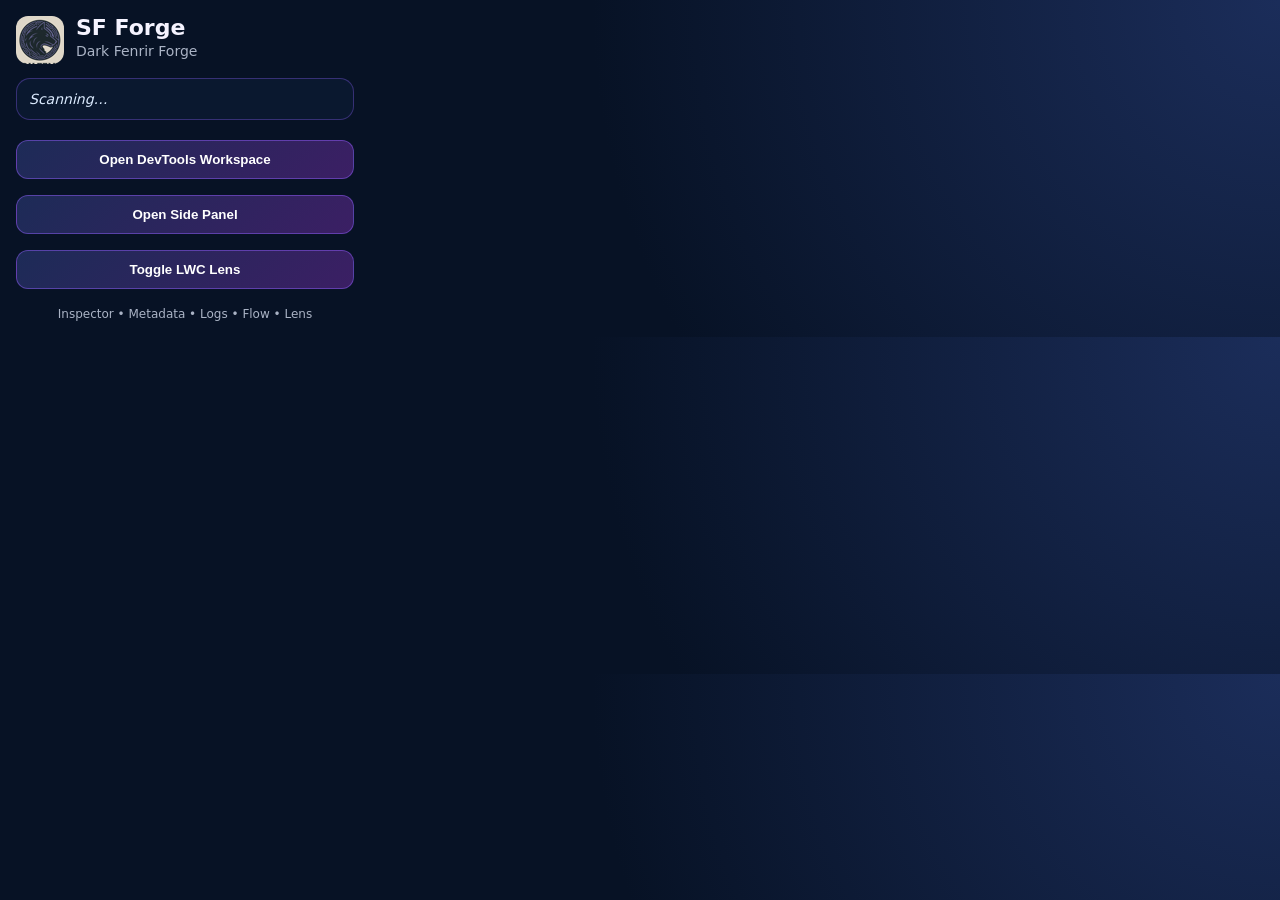
<file: src/popup/popup.html>
<!doctype html>
<html lang="en">
<head>
  <meta charset="utf-8">
  <title>SF Forge</title>
  <link rel="stylesheet" href="popup.css">
</head>
<body>
  <main class="popup">
    <header>
      <img src="../../assets/icons/icon48.png" alt="SF Forge">
      <div><h1>SF Forge</h1><p>Dark Fenrir Forge</p></div>
    </header>
    <section id="status" class="status">Scanning open Salesforce tabs…</section>
    <section id="orgList" class="org-list"></section>
    <button id="openApp" title="Open the full SF Forge workspace">Open DevTools Workspace</button>
    <button id="openSidePanel" title="Open SF Forge in Chrome side panel for a persistent workflow">Open Side Panel</button>
    <button id="toggleLens" title="Toggle Lightning component hover labels on the selected Salesforce tab">Toggle LWC Lens</button>
    <footer>Inspector • Metadata • Logs • Flow • Lens</footer>
  </main>
  <script type="module" src="popup.js"></script>
</body>
</html>
</file>
<file: src/app/app.css>
/* SF Forge App CSS v3.0.0 — deduplicated, no repeated class definitions */
:root{--bg:#061121;--panel:#0b1830;--panel2:#111f3b;--text:#f8fafc;--muted:#a7b1c5;--line:rgba(148,163,184,.18);--purple:#8b5cf6;--purple2:#a78bfa;--cyan:#38bdf8;--green:#22c55e;--red:#ef4444;--amber:#f59e0b}
*{box-sizing:border-box}
body{margin:0;background:radial-gradient(circle at 80% -10%,var(--theme-glow, rgba(124,92,255,.35)),transparent 35%),linear-gradient(135deg,var(--bg),#030712);color:var(--text);font:14px Inter,system-ui,'Segoe UI',Arial,sans-serif}
.shell{display:grid;grid-template-columns:300px 1fr;min-height:100vh}
.sidebar{border-right:1px solid var(--line);background:rgba(5,13,28,.86);padding:18px;display:flex;flex-direction:column;gap:18px}
.brand{display:flex;align-items:center;gap:12px}
.brand img{width:70px;height:70px;object-fit:cover;border-radius:20px;box-shadow:0 0 30px var(--theme-glow, rgba(139,92,246,.35))}
h1,h2,h3{margin:0}
.brand h1{font-size:25px}
.brand p,.topbar p{margin:4px 0 0;color:var(--muted)}
nav{display:grid;gap:8px}
.navbtn{display:flex;align-items:center;justify-content:space-between;gap:10px;width:100%;padding:12px 14px;border:1px solid var(--line);border-radius:14px;background:rgba(15,23,42,.65);color:var(--text);cursor:pointer;text-align:left}
.navbtn.active,.navbtn:hover{border-color:rgba(139,92,246,.75);background:linear-gradient(135deg,rgba(59,31,100,.85),rgba(29,43,87,.85))}
.pill,.badge{display:inline-flex;align-items:center;border-radius:999px;padding:4px 8px;font-size:12px;font-weight:800;border:1px solid var(--line)}
.badge.ok{color:#bbf7d0;border-color:rgba(34,197,94,.35);background:rgba(34,197,94,.12)}
.badge.warn{color:#fde68a;border-color:rgba(245,158,11,.35);background:rgba(245,158,11,.12)}
.badge.info{color:#bfdbfe;border-color:rgba(56,189,248,.35);background:rgba(56,189,248,.12)}
.badge.danger{color:#fecaca;border-color:rgba(239,68,68,.42);background:rgba(239,68,68,.14)}
.character{margin-top:auto;border:1px solid var(--line);border-radius:22px;padding:12px;background:rgba(12,26,51,.7);display:grid;gap:10px}
.character img{width:100%;border-radius:18px}
.character span{color:#e9d5ff;font-weight:700}
.main{padding:22px}
.topbar{display:flex;justify-content:space-between;gap:20px;align-items:center;padding:18px;border:1px solid var(--line);background:rgba(11,24,48,.78);border-radius:24px;position:sticky;top:16px;z-index:5;backdrop-filter:blur(14px)}
button,input,select,textarea{font:inherit}
button{border:1px solid rgba(139,92,246,.5);border-radius:12px;background:linear-gradient(135deg,#263a75,#5b21b6);color:white;padding:10px 12px;font-weight:800;cursor:pointer}
button.secondary{background:rgba(15,23,42,.75)}
button.danger{background:rgba(127,29,29,.8);border-color:rgba(239,68,68,.5)}
button:hover{filter:brightness(1.12)}
button:disabled{opacity:.6;cursor:not-allowed}
.actions{display:flex;align-items:center;gap:10px}
.grid{display:grid;grid-template-columns:repeat(12,1fr);gap:16px;margin-top:18px}
.card{grid-column:span 12;border:1px solid var(--line);border-radius:22px;background:rgba(11,24,48,.74);padding:18px;box-shadow:0 20px 50px rgba(0,0,0,.18)}
.span4{grid-column:span 4}.span6{grid-column:span 6}.span8{grid-column:span 8}
.card h3{font-size:18px;margin-bottom:8px}
.muted{color:var(--muted)}
.field{display:grid;gap:6px;margin:10px 0}
.field label{font-weight:800;color:#dbeafe}
.field small{color:var(--muted)}
input,select,textarea{width:100%;background:#071225;color:var(--text);border:1px solid var(--line);border-radius:12px;padding:10px}
textarea{min-height:120px;resize:vertical}
.toolbar{display:flex;flex-wrap:wrap;gap:10px;align-items:center;margin:12px 0}
.result{white-space:pre-wrap;background:#030712;border:1px solid var(--line);border-radius:14px;padding:14px;overflow:auto;max-height:520px}
.table{width:100%;border-collapse:collapse;margin-top:10px}
.table th,.table td{border-bottom:1px solid var(--line);padding:9px;text-align:left;vertical-align:top}
.table th{color:#c4b5fd}
.table small{color:#9ca3af}
.kbd{font-family:ui-monospace,SFMono-Regular,Consolas,monospace;font-size:12px;background:#020617;padding:2px 6px;border-radius:6px;border:1px solid var(--line)}
#toast{position:fixed;right:24px;bottom:24px;padding:12px 14px;border-radius:14px;background:#111827;color:#fff;border:1px solid rgba(139,92,246,.5);box-shadow:0 14px 40px rgba(0,0,0,.35);opacity:0;transform:translateY(8px);transition:.2s}
.show{opacity:1!important;transform:none!important}

/* Org cards */
.quick-grid{display:grid;grid-template-columns:repeat(7,minmax(110px,1fr));gap:10px}
.org-grid{display:grid;grid-template-columns:repeat(auto-fit,minmax(300px,1fr));gap:12px;margin-top:8px}
.org-tile{border:1px solid var(--line);border-radius:18px;background:rgba(15,23,42,.68);padding:14px;box-shadow:inset 4px 0 0 rgba(139,92,246,.75)}
.org-tile.color-blue{box-shadow:inset 4px 0 0 #38bdf8}
.org-tile.color-amber{box-shadow:inset 4px 0 0 #f59e0b}
.org-tile.color-red{box-shadow:inset 4px 0 0 #ef4444}
.org-tile.color-green{box-shadow:inset 4px 0 0 #22c55e}
.org-tile-head{display:flex;align-items:flex-start;justify-content:space-between;gap:10px}
.org-tile h4{margin:0;font-size:16px}
.org-tile p{margin:4px 0;color:var(--muted)}
.org-detail{display:grid;gap:4px;color:#cbd5e1;font-size:12px;margin:10px 0}
.profile-row{display:grid;grid-template-columns:1fr 130px;gap:8px}

/* Session health */
.health-stack{display:grid;gap:10px}
.kv{display:grid;gap:3px;padding:10px;border:1px solid var(--line);border-radius:12px;background:rgba(2,6,23,.35);overflow:hidden}
.kv b{color:#c4b5fd}
.kv span{color:#e2e8f0;overflow:hidden;text-overflow:ellipsis;white-space:nowrap}
.kv small{color:var(--muted);font-size:11px;margin-top:2px}

/* Connect Org vault */
.checkline{display:flex;align-items:center;gap:10px;color:#dbeafe;margin:10px 0 8px;font-weight:700}
.checkline input{width:auto;accent-color:#7c3aed}
.error-note{border:1px solid rgba(248,113,113,.65);background:rgba(127,29,29,.22);color:#fecaca;padding:12px;border-radius:14px;margin:8px 0}

/* Debug log viewer */
.log-viewer{font-family:ui-monospace,SFMono-Regular,Consolas,monospace;background:#020617;border:1px solid var(--line);border-radius:16px;max-height:620px;overflow:auto;padding:10px;margin-top:12px}
.log-line{display:grid;grid-template-columns:58px 1fr;gap:10px;padding:3px 8px;border-left:4px solid transparent;border-radius:8px;white-space:pre-wrap;line-height:1.35}
.log-line code{white-space:pre-wrap;color:#e5e7eb}
.log-num{color:#64748b;user-select:none;text-align:right}
.log-error{background:rgba(127,29,29,.22);border-left-color:#ef4444}.log-error code{color:#fecaca}
.log-warn{background:rgba(146,64,14,.2);border-left-color:#f59e0b}.log-warn code{color:#fde68a}
.log-good{background:rgba(20,83,45,.18);border-left-color:#22c55e}.log-good code{color:#bbf7d0}
.log-debug{background:rgba(30,64,175,.16);border-left-color:#60a5fa}.log-debug code{color:#bfdbfe}
.log-flow{background:rgba(91,33,182,.16);border-left-color:#a78bfa}.log-flow code{color:#ddd6fe}
.log-api{background:rgba(8,145,178,.14);border-left-color:#38bdf8}.log-api code{color:#cffafe}

/* Bulk field creator grid */
.bulk-grid{overflow:auto;max-height:460px;border:1px solid var(--line);border-radius:16px;background:rgba(2,6,23,.25)}
.bulk-grid .table{min-width:1900px;margin-top:0}
.bulk-grid th{position:sticky;top:0;background:#0b1830;z-index:1}
.bulk-grid input{min-width:150px;padding:8px;border-radius:10px}
.bulk-grid select{min-width:170px;padding:8px;border-radius:10px}
.cell-muted{opacity:.45}
.cell-muted input,.cell-muted select{background:#030712;color:#64748b}

/* Responsive */
@media(max-width:1100px){.quick-grid{grid-template-columns:repeat(3,1fr)}}
@media(max-width:950px){.shell{grid-template-columns:1fr}.sidebar{position:static}.character{display:none}.span4,.span6,.span8{grid-column:span 12}}

/* v3.1 improvements */
.active-org-lock{margin:12px 0 0;padding:10px 14px;border:1px solid var(--line);border-radius:16px;background:rgba(2,6,23,.55);display:flex;gap:8px;align-items:center;color:#cbd5e1;box-shadow:0 12px 30px rgba(0,0,0,.18)}
.active-org-lock.connected{border-color:rgba(34,197,94,.45);background:rgba(20,83,45,.16)}
.active-org-lock.disconnected{border-color:rgba(245,158,11,.45);background:rgba(146,64,14,.12)}
.lock-dot{width:10px;height:10px;border-radius:999px;background:#f59e0b;box-shadow:0 0 18px #f59e0b}
.active-org-lock.connected .lock-dot{background:#22c55e;box-shadow:0 0 18px #22c55e}
.notice{border:1px solid rgba(96,165,250,.35);background:rgba(30,64,175,.16);color:#dbeafe;padding:10px 12px;border-radius:14px;margin:10px 0}
.flow-map{display:grid;grid-template-columns:repeat(auto-fit,minmax(220px,1fr));gap:12px;margin-top:12px}
.flow-node{border:1px solid rgba(167,139,250,.45);background:linear-gradient(180deg,rgba(76,29,149,.32),rgba(15,23,42,.72));border-radius:16px;padding:12px;box-shadow:0 16px 34px rgba(0,0,0,.22)}
.flow-node b{display:block;color:white;margin-bottom:5px}.flow-node span,.flow-node small{display:block;color:#cbd5e1}


/* v4.0.2 Theme Engine + Side Panel UX */
body[data-density="compact"]{font-size:13px}
body[data-density="compact"] .card{padding:12px;border-radius:16px}
body[data-density="compact"] .toolbar{gap:7px;margin:8px 0}
body[data-density="compact"] button,body[data-density="compact"] input,body[data-density="compact"] select,body[data-density="compact"] textarea{padding:8px 9px;border-radius:10px}
body[data-scale="large"]{font-size:15px}
body[data-theme="oled-black"] .card,body[data-theme="oled-black"] .sidebar,body[data-theme="oled-black"] .topbar{background:rgba(0,0,0,.88)}
body[data-theme="ember-forge"] button{background:linear-gradient(135deg,#7c2d12,#ea580c)}
body[data-theme="cyber-blue"] button,body[data-theme="salesforce-classic-dark"] button{background:linear-gradient(135deg,#075985,#0284c7)}
body[data-theme="midnight-neon"] button{background:linear-gradient(135deg,#701a75,#0891b2)}
.navbtn.active,.navbtn:hover{box-shadow:0 0 0 1px var(--purple),0 16px 36px var(--theme-glow,rgba(139,92,246,.18))}
.card,.topbar,.org-tile,.kv,.active-org-lock{background:color-mix(in srgb,var(--panel) 82%,transparent);border-color:color-mix(in srgb,var(--purple) 28%,rgba(148,163,184,.18))}
input:focus,select:focus,textarea:focus{outline:none;border-color:var(--purple);box-shadow:0 0 0 3px color-mix(in srgb,var(--purple) 22%,transparent)}
.theme-swatch-row{display:flex;gap:10px;margin:14px 0}.swatch{width:58px;height:58px;border-radius:16px;border:1px solid var(--line);box-shadow:0 14px 30px rgba(0,0,0,.22)}.swatch.main{background:var(--purple)}.swatch.alt{background:var(--cyan)}.swatch.panel{background:var(--panel)}.swatch.bg{background:var(--bg)}

/* Chrome side panel: narrow, persistent, easy to scan */
@media(max-width:560px){
  body{min-width:340px;overflow-x:hidden;background:linear-gradient(180deg,var(--bg),#020617)}
  .shell{display:block;min-height:100vh}
  .sidebar{position:sticky;top:0;z-index:20;border-right:0;border-bottom:1px solid var(--line);padding:12px;background:color-mix(in srgb,var(--panel) 94%,transparent);gap:10px;max-height:45vh;overflow:auto}
  .brand img{width:48px;height:48px;border-radius:14px}.brand h1{font-size:22px}.brand p{font-size:12px}
  nav{display:flex;gap:8px;overflow:auto;padding-bottom:4px}.navbtn{min-width:max-content;width:auto;padding:9px 11px;border-radius:999px}.navbtn .pill{display:none}
  .character{display:none}.main{padding:12px}.topbar{position:static;border-radius:18px;align-items:flex-start;gap:10px;flex-direction:column;padding:14px}.topbar h2{font-size:22px}.actions{width:100%;justify-content:space-between}
  .active-org-lock{font-size:12px;align-items:flex-start;line-height:1.35;overflow:hidden}.grid{display:block;margin-top:12px}.card{margin-bottom:12px;border-radius:18px;padding:14px}.span4,.span6,.span8{grid-column:span 12}
  .quick-grid{grid-template-columns:1fr 1fr}.org-grid{grid-template-columns:1fr}.toolbar{gap:8px}.toolbar button{flex:1 1 auto}.profile-row{grid-template-columns:1fr}.table{display:block;overflow:auto;white-space:nowrap}.result,.log-viewer{max-height:430px}.brand{min-width:max-content}
}

/* v4.0.3 Navigation + Dashboard streamlining */
.nav-group{display:grid;gap:6px;margin:10px 0 14px}
.nav-group-title{font-size:11px;text-transform:uppercase;letter-spacing:.12em;color:var(--muted);font-weight:900;padding:0 10px}
.dashboard-hero{grid-column:span 12;display:grid;grid-template-columns:1.4fr .8fr .8fr;gap:16px;align-items:stretch}
.hero-card{border:1px solid var(--line);border-radius:22px;background:linear-gradient(135deg,color-mix(in srgb,var(--panel2) 78%,transparent),color-mix(in srgb,var(--purple) 12%,transparent));padding:18px;box-shadow:0 22px 60px rgba(0,0,0,.25)}
.hero-card h3{font-size:22px;margin:0 0 8px}
.metric-card{border:1px solid var(--line);border-radius:22px;background:rgba(2,6,23,.34);padding:16px}
.metric-card b{display:block;font-size:28px;line-height:1;color:#fff}.metric-card span{display:block;margin-top:8px;color:var(--muted);font-weight:700}
.tool-hub{display:grid;grid-template-columns:repeat(auto-fit,minmax(220px,1fr));gap:12px;margin-top:12px}
.tool-card{border:1px solid var(--line);border-radius:18px;background:rgba(15,23,42,.62);padding:14px;text-align:left}
.tool-card:hover{border-color:var(--purple);box-shadow:0 18px 42px var(--theme-glow,rgba(139,92,246,.18));transform:translateY(-1px)}
.tool-card b{display:block;font-size:15px;margin-bottom:4px}.tool-card small{color:var(--muted)}
.status-strip{display:flex;gap:8px;flex-wrap:wrap;margin-top:12px}
@media(max-width:900px){.dashboard-hero{grid-template-columns:1fr}.tool-hub{grid-template-columns:1fr}.sidebar nav{max-height:44vh;overflow:auto}}
@media(max-width:560px){.nav-group{display:contents}.nav-group-title{display:none}.dashboard-hero{display:block}.metric-card,.hero-card{margin-bottom:12px}.tool-hub{grid-template-columns:1fr}}

/* ── v5.0.0 additions ─────────────────────────────────────────────────── */
.toast-copy-btn {
  margin-left: 10px;
  padding: 2px 8px;
  font-size: 11px;
  background: transparent;
  border: 1px solid rgba(255,255,255,0.4);
  border-radius: 4px;
  color: inherit;
  cursor: pointer;
}
.toast-copy-btn:hover { background: rgba(255,255,255,0.15); }

kbd {
  font-family: monospace;
  font-size: 11px;
  background: var(--panel2);
  border: 1px solid var(--purple);
  border-radius: 3px;
  padding: 1px 5px;
  color: var(--purple2);
}

#activeOrgLock {
  padding-left: 12px !important;
  transition: border-left 0.2s;
}

.log-viewer { font-family: monospace; font-size: 11px; max-height: 600px; overflow-y: auto; }
.log-line { padding: 1px 4px; white-space: pre-wrap; word-break: break-all; }
.log-error  { color: #f87171; background: rgba(239,68,68,0.08); }
.log-warn   { color: #fbbf24; }
.log-debug  { color: #a78bfa; }
.log-flow   { color: #34d399; }
.log-api    { color: #60a5fa; }
.log-good   { color: #4ade80; }
.log-neutral { color: var(--muted); }

/* ── Update banner (v5.1.1) ─────────────────────────────────────────────── */
#updateBanner {
  display: none;
  align-items: center;
  gap: 12px;
  padding: 10px 16px;
  background: linear-gradient(90deg, rgba(139,92,246,.18) 0%, rgba(139,92,246,.06) 100%);
  border-bottom: 1px solid var(--purple);
  font-size: 13px;
  position: relative;
  z-index: 10;
  flex-wrap: wrap;
}
#updateBanner.visible { display: flex; }
#updateBanner .update-icon {
  font-size: 18px;
  flex-shrink: 0;
}
#updateBanner .update-msg {
  flex: 1;
  min-width: 0;
  color: var(--text);
}
#updateBanner .update-msg b { color: var(--purple2); }
#updateBanner .update-msg .update-notes {
  font-size: 11px;
  color: var(--muted);
  margin-top: 2px;
  white-space: nowrap;
  overflow: hidden;
  text-overflow: ellipsis;
  max-width: 480px;
}
#updateBanner .banner-actions { display: flex; gap: 8px; flex-shrink: 0; align-items: center; }
#updateBanner button { font-size: 12px; padding: 5px 14px; }
#updateBanner .btn-dismiss {
  background: transparent;
  border: none;
  color: var(--muted);
  font-size: 18px;
  cursor: pointer;
  padding: 0 4px;
  line-height: 1;
  flex-shrink: 0;
}
#updateBanner .btn-dismiss:hover { color: var(--text); }
.update-progress {
  font-size: 12px;
  color: var(--purple2);
  font-style: italic;
}

/* ── v6: Permission Lens + Org Change Tracker tabs/chips ────────────────── */
.pl-tab { background: rgba(15,23,42,.75); border-color: rgba(139,92,246,.35); font-size:13px; padding:8px 16px; border-radius:12px; }
.active-tab { background: linear-gradient(135deg,rgba(59,31,100,.85),rgba(29,43,87,.85)) !important; border-color: rgba(139,92,246,.75) !important; }
.ct-chip { border-radius: 999px; font-weight: 700; transition: opacity .15s; }
.active-chip { opacity: 1; }
.pl-diff-tab { font-size:12px; padding:6px 12px; border-radius:10px; }
</file>
<file: src/popup/popup.css>
:root{--bg:#071225;--panel:#0c1a33;--text:#f5f3ff;--muted:#aab3c5;--purple:#8b5cf6;--cyan:#38bdf8;--ok:#22c55e;--warn:#f59e0b;--bad:#ef4444}*{box-sizing:border-box}body{margin:0;width:370px;background:radial-gradient(circle at top right,#1b2d5a 0,#071225 52%);color:var(--text);font:14px Inter,system-ui,Segoe UI,Arial}.popup{padding:16px}header{display:flex;gap:12px;align-items:center;margin-bottom:14px}header img{width:48px;height:48px;border-radius:12px}h1{font-size:22px;line-height:1;margin:0}p{margin:4px 0;color:var(--muted)}.status{border:1px solid rgba(139,92,246,.35);background:rgba(12,26,51,.82);border-radius:14px;padding:12px;margin:12px 0;color:#dbeafe}.org-list{display:grid;gap:8px;max-height:240px;overflow:auto}.org-card{border:1px solid rgba(148,163,184,.22);background:rgba(15,23,42,.68);border-radius:14px;padding:10px;cursor:pointer}.org-card:hover,.org-card.selected{border-color:rgba(139,92,246,.85);box-shadow:0 0 0 2px rgba(139,92,246,.13)}.org-title{display:flex;align-items:center;justify-content:space-between;gap:8px;font-weight:800}.org-meta{margin-top:4px;color:var(--muted);font-size:12px;white-space:nowrap;overflow:hidden;text-overflow:ellipsis}.badge{display:inline-flex;align-items:center;border-radius:999px;padding:3px 8px;font-size:11px;font-weight:900}.badge.ok{background:rgba(34,197,94,.16);color:#86efac}.badge.warn{background:rgba(245,158,11,.16);color:#fde68a}.badge.bad{background:rgba(239,68,68,.16);color:#fca5a5}button{width:100%;margin:8px 0;padding:11px 12px;border:1px solid rgba(139,92,246,.5);border-radius:12px;background:linear-gradient(135deg,#1d2b57,#3b1f64);color:#fff;font-weight:700;cursor:pointer}button:hover{filter:brightness(1.12)}footer{font-size:12px;color:var(--muted);text-align:center;margin-top:10px}
.org-error{font-size:10px;color:#fca5a5;margin-top:3px;white-space:nowrap;overflow:hidden;text-overflow:ellipsis;}

button.mini{font-size:11px;padding:7px 9px;margin:8px 0 0;width:auto}.danger{background:rgba(127,29,29,.85)!important;border-color:rgba(239,68,68,.6)!important}
</file>
